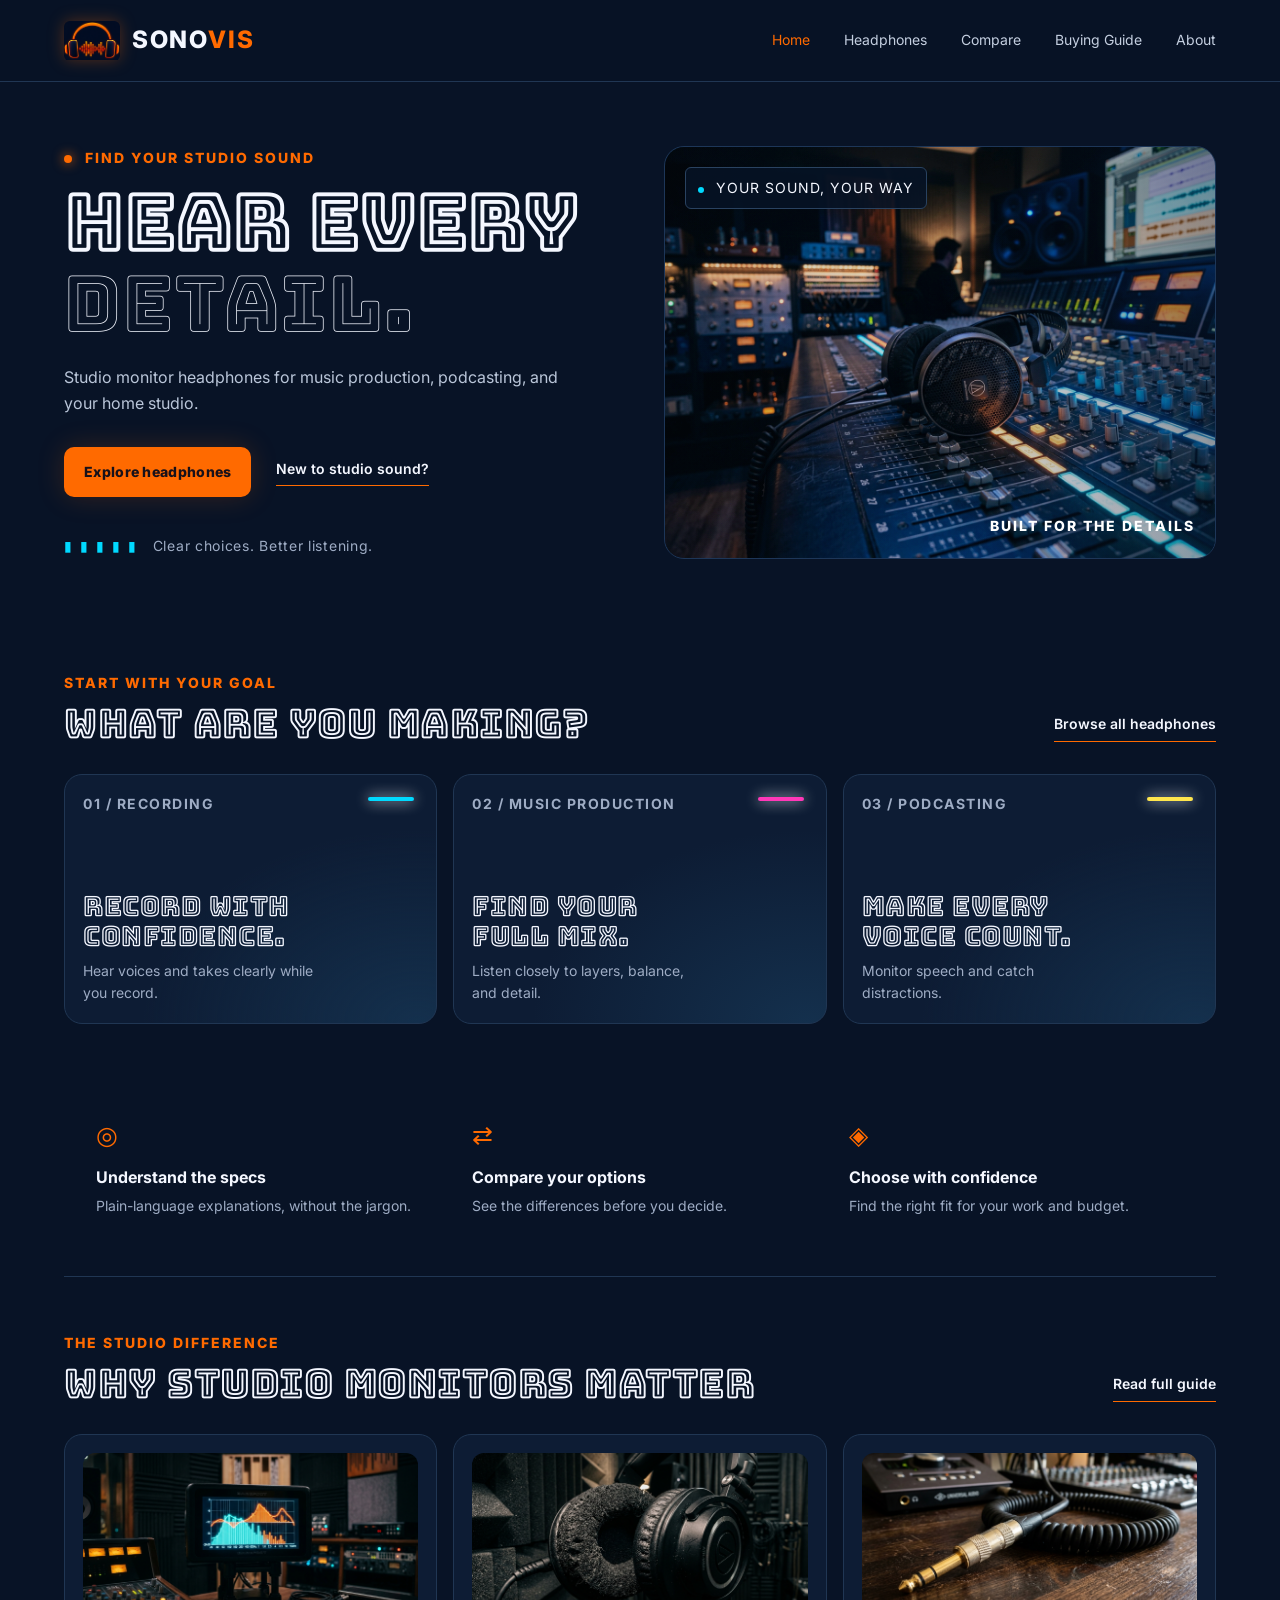
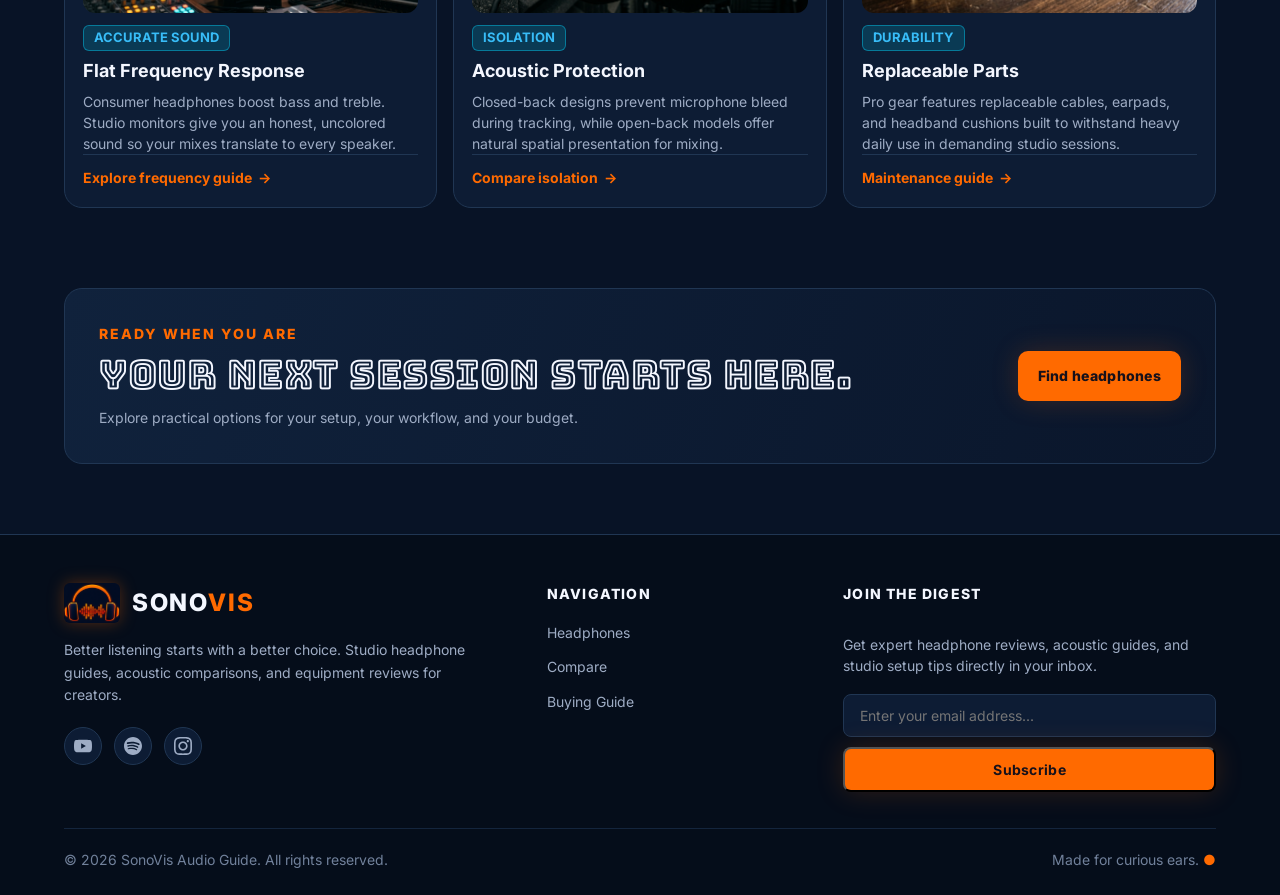
<file: index.html>
<!DOCTYPE html>
<html lang="en">
<head>
  <meta charset="UTF-8"><meta name="viewport" content="width=device-width, initial-scale=1.0">
  <meta name="description" content="Find studio monitor headphones for music production, recording, and podcasting.">
  <title>SonoVis — Hear Every Detail</title><link rel="icon" type="image/svg+xml" href="logo.svg"><link rel="stylesheet" href="styles.css">
  <link rel="preconnect" href="https://fonts.googleapis.com"><link rel="preconnect" href="https://fonts.gstatic.com" crossorigin>
  <link href="https://fonts.googleapis.com/css2?family=Bungee+Outline&family=Inter:wght@400;500;600;700;800&display=swap" rel="stylesheet">
  <script defer src="script.js"></script>
</head>
<body>
<header class="site-header"><a class="brand" href="index.html" aria-label="SonoVis home"><img class="brand-logo" src="logo.png" alt="SonoVis Logo"><span>SONO<span class="orange">VIS</span></span></a>
<button class="menu-toggle" aria-label="Open menu" aria-expanded="false">☰</button>
<nav class="main-nav"><a class="active" href="index.html">Home</a><a href="headphones.html">Headphones</a><a href="compare.html">Compare</a><a href="guides.html">Buying Guide</a><a href="about.html">About</a></nav>
</header>
<main>
<section class="hero"><div class="hero-copy"><p class="eyebrow"><span class="pulse"></span> FIND YOUR STUDIO SOUND</p><h1>HEAR EVERY<br><span class="outline">DETAIL.</span></h1><p class="hero-text">Studio monitor headphones for music production, podcasting, and your home studio.</p><div class="hero-actions"><a class="button button-primary" href="headphones.html">Explore headphones</a><a class="text-link" href="guides.html">New to studio sound?</a></div><div class="hero-note"><span class="tiny-bars">▮ ▮ ▮ ▮ ▮</span> Clear choices. Better listening.</div></div>
<div class="hero-visual"><img src="hero_headphones.jpg" alt="Premium over-ear headphones"><div class="visual-tag"><span class="tag-dot"></span> YOUR SOUND, YOUR WAY</div><div class="visual-caption">BUILT FOR THE DETAILS</div></div></section>
<section class="section"><div class="section-heading"><div><p class="eyebrow">START WITH YOUR GOAL</p><h2>What are you making?</h2></div><a class="text-link" href="headphones.html">Browse all headphones</a></div>
<div class="purpose-grid"><a class="purpose-card card-blue" href="headphones.html?use=recording"><span class="card-number">01 / RECORDING</span><div><h3>Record with<br>confidence.</h3><p>Hear voices and takes clearly while you record.</p></div><span class="accent-line"></span></a>
<a class="purpose-card card-pink" href="headphones.html?use=mixing"><span class="card-number">02 / MUSIC PRODUCTION</span><div><h3>Find your<br>full mix.</h3><p>Listen closely to layers, balance, and detail.</p></div><span class="accent-line"></span></a>
<a class="purpose-card card-yellow" href="headphones.html?use=podcasting"><span class="card-number">03 / PODCASTING</span><div><h3>Make every<br>voice count.</h3><p>Monitor speech and catch distractions.</p></div><span class="accent-line"></span></a></div></section>
<section class="feature-strip"><div><span class="feature-icon">◎</span><h3>Understand the specs</h3><p>Plain-language explanations, without the jargon.</p></div><div><span class="feature-icon">⇄</span><h3>Compare your options</h3><p>See the differences before you decide.</p></div><div><span class="feature-icon">◈</span><h3>Choose with confidence</h3><p>Find the right fit for your work and budget.</p></div></section>
<section class="section">
  <div class="section-heading">
    <div>
      <p class="eyebrow">THE STUDIO DIFFERENCE</p>
      <h2>Why studio monitors matter</h2>
    </div>
    <a class="text-link" href="guides.html">Read full guide</a>
  </div>
  <div class="grid-3">
    <div class="info-card">
      <img class="info-card-image" src="feature_sound.jpg" alt="Flat Frequency Response Graph">
      <span class="badge-tag">ACCURATE SOUND</span>
      <h3>Flat Frequency Response</h3>
      <p>Consumer headphones boost bass and treble. Studio monitors give you an honest, uncolored sound so your mixes translate to every speaker.</p>
      <div class="card-links">
        <a class="card-link" href="guides.html">Explore frequency guide <span class="card-link-arrow">→</span></a>
      </div>
    </div>
    <div class="info-card">
      <img class="info-card-image" src="feature_isolation.jpg" alt="Acoustic Isolation Padding">
      <span class="badge-tag">ISOLATION</span>
      <h3>Acoustic Protection</h3>
      <p>Closed-back designs prevent microphone bleed during tracking, while open-back models offer natural spatial presentation for mixing.</p>
      <div class="card-links">
        <a class="card-link" href="compare.html">Compare isolation <span class="card-link-arrow">→</span></a>
      </div>
    </div>
    <div class="info-card">
      <img class="info-card-image" src="feature_durability.jpg" alt="Replaceable Cables and Adapters">
      <span class="badge-tag">DURABILITY</span>
      <h3>Replaceable Parts</h3>
      <p>Pro gear features replaceable cables, earpads, and headband cushions built to withstand heavy daily use in demanding studio sessions.</p>
      <div class="card-links">
        <a class="card-link" href="guides.html">Maintenance guide <span class="card-link-arrow">→</span></a>
      </div>
    </div>
  </div>
</section>
<section class="cta-band"><div><p class="eyebrow">READY WHEN YOU ARE</p><h2>Your next session starts here.</h2><p>Explore practical options for your setup, your workflow, and your budget.</p></div><a class="button button-primary" href="headphones.html">Find headphones</a></section>
</main>
<footer class="site-footer">
  <div class="footer-container">
    <div class="footer-main">
      <div class="footer-brand-col">
        <a class="brand" href="index.html" aria-label="SonoVis home">
          <img class="brand-logo" src="logo.png" alt="SonoVis Logo">
          <span>SONO<span class="orange">VIS</span></span>
        </a>
        <p class="footer-desc">Better listening starts with a better choice. Studio headphone guides, acoustic comparisons, and equipment reviews for creators.</p>
        <div class="footer-socials">
          <a href="#" aria-label="YouTube" class="social-icon"><svg width="18" height="18" viewBox="0 0 24 24" fill="currentColor"><path d="M23.498 6.186a3.016 3.016 0 0 0-2.122-2.136C19.505 3.545 12 3.545 12 3.545s-7.505 0-9.377.505A3.017 3.017 0 0 0 .502 6.186C0 8.07 0 12 0 12s0 3.93.502 5.814a3.016 3.016 0 0 0 2.122 2.136c1.871.505 9.376.505 9.376.505s7.505 0 9.377-.505a3.015 3.015 0 0 0 2.122-2.136C24 15.93 24 12 24 12s0-3.93-.502-5.814zM9.545 15.568V8.432L15.818 12l-6.273 3.568z"/></svg></a>
          <a href="#" aria-label="Spotify" class="social-icon"><svg width="18" height="18" viewBox="0 0 24 24" fill="currentColor"><path d="M12 0C5.376 0 0 5.376 0 12s5.376 12 12 12 12-5.376 12-12S18.624 0 12 0zm5.521 17.341c-.217.357-.682.467-1.039.25-2.848-1.74-6.433-2.135-10.658-1.169-.405.093-.811-.161-.904-.566-.093-.406.161-.812.566-.905 4.629-1.058 8.586-.607 11.785 1.352.357.217.467.683.25 1.038zm1.472-3.273c-.273.444-.856.587-1.3.314-3.258-2.003-8.225-2.585-12.08-1.414-.497.151-1.026-.135-1.177-.632-.151-.497.135-1.026.632-1.177 4.41-1.339 9.897-.69 13.611 1.595.444.273.587.856.314 1.3zm.145-3.415C15.244 8.44 8.847 8.228 5.15 9.351c-.604.184-1.244-.163-1.428-.767-.184-.604.163-1.244.767-1.428 4.248-1.29 11.308-1.039 15.8 1.628.543.323.722 1.025.399 1.568-.323.543-1.025.722-1.568.399z"/></svg></a>
          <a href="#" aria-label="Instagram" class="social-icon"><svg width="18" height="18" viewBox="0 0 24 24" fill="currentColor"><path d="M12 2.163c3.204 0 3.584.012 4.85.07 3.252.148 4.771 1.691 4.919 4.919.058 1.265.069 1.645.069 4.849 0 3.205-.012 3.584-.069 4.849-.149 3.225-1.664 4.771-4.919 4.919-1.266.058-1.644.07-4.85.07-3.204 0-3.584-.012-4.849-.07-3.26-.149-4.771-1.699-4.919-4.92-.058-1.265-.07-1.644-.07-4.849 0-3.204.013-3.583.07-4.849.149-3.227 1.664-4.771 4.919-4.919 1.266-.057 1.645-.069 4.849-.069zm0-2.163c-3.259 0-3.667.014-4.947.072-4.358.2-6.78 2.618-6.98 6.98-.059 1.281-.073 1.689-.073 4.948 0 3.259.014 3.668.072 4.948.2 4.358 2.618 6.78 6.98 6.98 1.281.058 1.689.072 4.948.072 3.259 0 3.668-.014 4.948-.072 4.354-.2 6.782-2.618 6.979-6.98.059-1.28.073-1.689.073-4.948 0-3.259-.014-3.667-.072-4.947-.196-4.354-2.617-6.78-6.979-6.98-1.281-.059-1.69-.073-4.949-.073zm0 5.838c-3.403 0-6.162 2.759-6.162 6.162s2.759 6.163 6.162 6.163 6.162-2.759 6.162-6.163c0-3.403-2.759-6.162-6.162-6.162zm0 10.162c-2.209 0-4-1.79-4-4 0-2.209 1.791-4 4-4s4 1.791 4 4c0 2.21-1.791 4-4 4zm6.406-11.845c-.796 0-1.441.645-1.441 1.44s.645 1.44 1.441 1.44c.795 0 1.439-.645 1.439-1.44s-.644-1.44-1.439-1.44z"/></svg></a>
        </div>
      </div>

      <div class="footer-nav-col">
        <span class="footer-col-title">NAVIGATION</span>
        <nav>
          <a href="headphones.html">Headphones</a>
          <a href="compare.html">Compare</a>
          <a href="guides.html">Buying Guide</a>
        </nav>
      </div>

      <div class="footer-newsletter-col">
        <span class="footer-col-title">JOIN THE DIGEST</span>
        <p class="newsletter-sub">Get expert headphone reviews, acoustic guides, and studio setup tips directly in your inbox.</p>
        <form class="newsletter-form" onsubmit="event.preventDefault(); this.querySelector('.newsletter-btn').textContent='Subscribed ✓'; this.querySelector('input').value='';">
          <input type="email" placeholder="Enter your email address..." required aria-label="Email address for newsletter">
          <button type="submit" class="button button-primary newsletter-btn">Subscribe</button>
        </form>
      </div>
    </div>

    <div class="footer-bottom">
      <span>© <span data-year></span> SonoVis Audio Guide. All rights reserved.</span>
      <span>Made for curious ears. <span class="orange">●</span></span>
    </div>
  </div>
</footer>
</body></html>
</file>
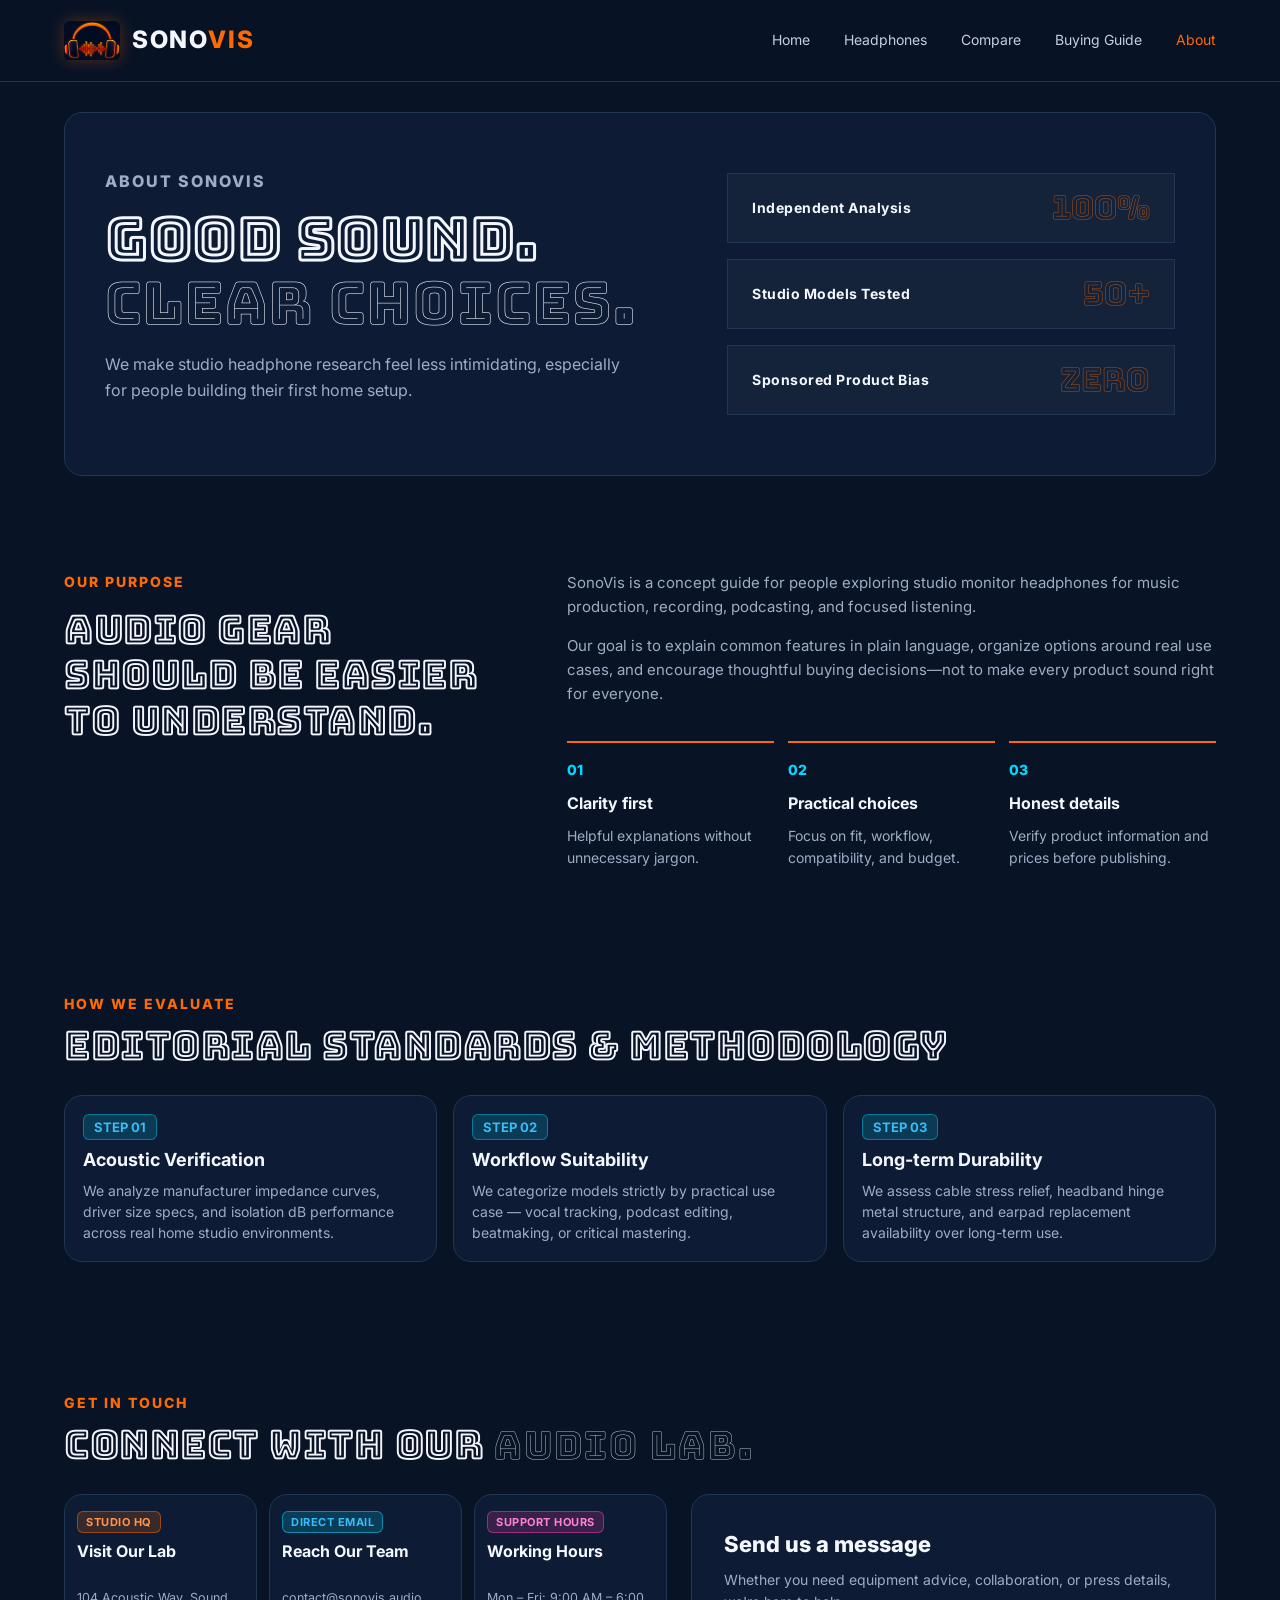
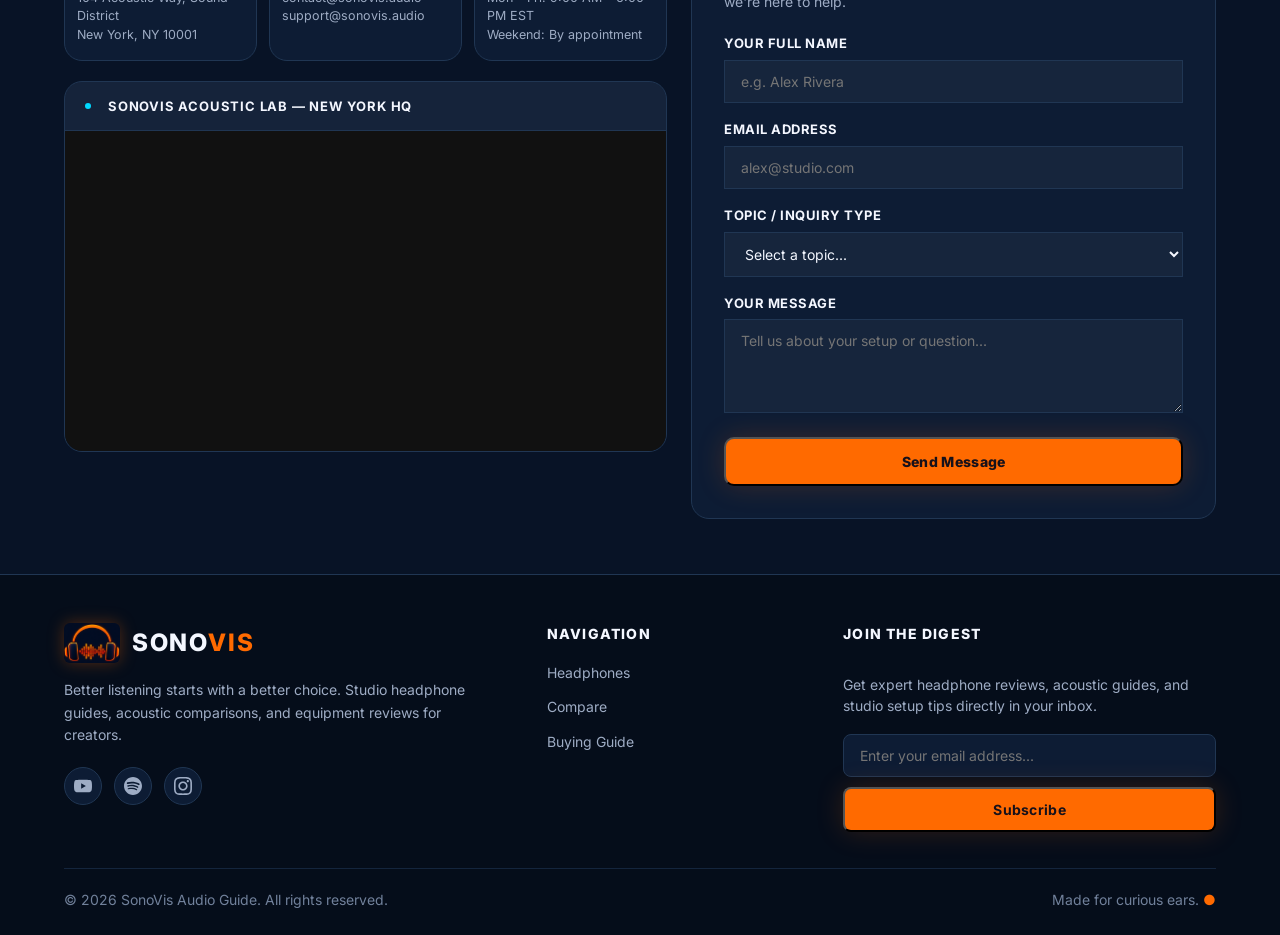
<file: about.html>
<!DOCTYPE html><html lang="en"><head><meta charset="UTF-8"><meta name="viewport" content="width=device-width, initial-scale=1.0"><title>About — SonoVis</title><link rel="icon" type="image/svg+xml" href="logo.svg"><link rel="stylesheet" href="styles.css"><link href="https://fonts.googleapis.com/css2?family=Bungee+Outline&family=Inter:wght@400;500;600;700;800&display=swap" rel="stylesheet"><script defer src="script.js"></script></head><body>
<header class="site-header"><a class="brand" href="index.html" aria-label="SonoVis home"><img class="brand-logo" src="logo.png" alt="SonoVis Logo"><span>SONO<span class="orange">VIS</span></span></a><button class="menu-toggle" aria-label="Open menu" aria-expanded="false">☰</button><nav class="main-nav"><a href="index.html">Home</a><a href="headphones.html">Headphones</a><a href="compare.html">Compare</a><a href="guides.html">Buying Guide</a><a class="active" href="about.html">About</a></nav></header>
<main><section class="page-hero about-hero-card"><div class="hero-copy"><p class="eyebrow">ABOUT SONOVIS</p><h1>GOOD SOUND.<br><span class="outline">CLEAR CHOICES.</span></h1><p>We make studio headphone research feel less intimidating, especially for people building their first home setup.</p></div><div class="about-hero-stats"><div class="stat-pill"><span class="stat-label">Independent Analysis</span><span class="stat-number">100%</span></div><div class="stat-pill"><span class="stat-label">Studio Models Tested</span><span class="stat-number">50+</span></div><div class="stat-pill"><span class="stat-label">Sponsored Product Bias</span><span class="stat-number">ZERO</span></div></div></section><section class="section about-layout"><div><p class="eyebrow">OUR PURPOSE</p><h2>Audio gear should be easier to understand.</h2></div><div class="about-copy"><p>SonoVis is a concept guide for people exploring studio monitor headphones for music production, recording, podcasting, and focused listening.</p><p>Our goal is to explain common features in plain language, organize options around real use cases, and encourage thoughtful buying decisions—not to make every product sound right for everyone.</p><div class="values-grid"><div><span>01</span><h3>Clarity first</h3><p>Helpful explanations without unnecessary jargon.</p></div><div><span>02</span><h3>Practical choices</h3><p>Focus on fit, workflow, compatibility, and budget.</p></div><div><span>03</span><h3>Honest details</h3><p>Verify product information and prices before publishing.</p></div></div></div></section>

<section class="section">
  <div class="section-heading">
    <div>
      <p class="eyebrow">HOW WE EVALUATE</p>
      <h2>Editorial standards & methodology</h2>
    </div>
  </div>
  <div class="grid-3">
    <div class="info-card">
      <span class="badge-tag">STEP 01</span>
      <h3>Acoustic Verification</h3>
      <p>We analyze manufacturer impedance curves, driver size specs, and isolation dB performance across real home studio environments.</p>
    </div>
    <div class="info-card">
      <span class="badge-tag">STEP 02</span>
      <h3>Workflow Suitability</h3>
      <p>We categorize models strictly by practical use case — vocal tracking, podcast editing, beatmaking, or critical mastering.</p>
    </div>
    <div class="info-card">
      <span class="badge-tag">STEP 03</span>
      <h3>Long-term Durability</h3>
      <p>We assess cable stress relief, headband hinge metal structure, and earpad replacement availability over long-term use.</p>
    </div>
  </div>
</section>

<section class="section contact-section">
  <div class="section-heading">
    <div>
      <p class="eyebrow">GET IN TOUCH</p>
      <h2>CONNECT WITH OUR <span class="outline">AUDIO LAB.</span></h2>
    </div>
  </div>

  <div class="contact-layout">
    <div class="contact-info-col">
      <div class="contact-info-cards">
        <div class="info-card">
          <span class="badge-tag badge-orange">STUDIO HQ</span>
          <h3>Visit Our Lab</h3>
          <p>104 Acoustic Way, Sound District<br>New York, NY 10001</p>
        </div>
        <div class="info-card">
          <span class="badge-tag badge-cyan">DIRECT EMAIL</span>
          <h3>Reach Our Team</h3>
          <p><a href="mailto:contact@sonovis.audio" class="contact-email-link">contact@sonovis.audio</a><br><a href="mailto:support@sonovis.audio" class="contact-email-link">support@sonovis.audio</a></p>
        </div>
        <div class="info-card">
          <span class="badge-tag badge-pink">SUPPORT HOURS</span>
          <h3>Working Hours</h3>
          <p>Mon – Fri: 9:00 AM – 6:00 PM EST<br>Weekend: By appointment</p>
        </div>
      </div>

      <div class="contact-map-card">
        <div class="map-header">
          <span class="tag-dot"></span> <span>SONOVIS ACOUSTIC LAB — NEW YORK HQ</span>
        </div>
        <div class="map-iframe-container">
          <iframe 
            title="SonoVis HQ Location Map" 
            src="https://www.google.com/maps/embed?pb=!1m18!1m12!1m3!1d3022.2157071649987!2d-73.98784412342!3d40.75101607138766!2m3!1f0!2f0!3f0!3m2!1i1024!2i768!4f13.1!3m3!1m2!1s0x89c259a9b3117469%3A0xd134e199a405a163!2sEmpire%20State%20Building!5e0!2m3!1sen!2sus!4v1700000000000!5m2!1sen!2sus" 
            width="100%" 
            height="320" 
            style="border:0; filter: grayscale(100%) invert(90%) contrast(120%);" 
            allowfullscreen="" 
            loading="lazy" 
            referrerpolicy="no-referrer-when-downgrade">
          </iframe>
        </div>
      </div>
    </div>

    <div class="contact-form-card">
      <div class="form-header">
        <h3>Send us a message</h3>
        <p class="muted">Whether you need equipment advice, collaboration, or press details, we're here to help.</p>
      </div>
      <form class="contact-form" onsubmit="event.preventDefault(); this.querySelector('.contact-submit-btn').textContent='Message Sent ✓'; this.reset();">
        <div class="form-group">
          <label for="contact-name">Your Full Name</label>
          <input type="text" id="contact-name" class="form-input" placeholder="e.g. Alex Rivera" required>
        </div>
        <div class="form-group">
          <label for="contact-email">Email Address</label>
          <input type="email" id="contact-email" class="form-input" placeholder="alex@studio.com" required>
        </div>
        <div class="form-group">
          <label for="contact-topic">Topic / Inquiry Type</label>
          <select id="contact-topic" class="form-select" required>
            <option value="">Select a topic...</option>
            <option value="headphone-advice">Headphone Recommendation</option>
            <option value="studio-setup">Home Studio Setup Inquiry</option>
            <option value="editorial">Editorial & Review Request</option>
            <option value="general">General Inquiry</option>
          </select>
        </div>
        <div class="form-group">
          <label for="contact-message">Your Message</label>
          <textarea id="contact-message" class="form-textarea" rows="4" placeholder="Tell us about your setup or question..." required></textarea>
        </div>
        <button type="submit" class="button button-primary contact-submit-btn">Send Message</button>
      </form>
    </div>
  </div>
</section></main>
<footer class="site-footer">
  <div class="footer-container">
    <div class="footer-main">
      <div class="footer-brand-col">
        <a class="brand" href="index.html" aria-label="SonoVis home">
          <img class="brand-logo" src="logo.png" alt="SonoVis Logo">
          <span>SONO<span class="orange">VIS</span></span>
        </a>
        <p class="footer-desc">Better listening starts with a better choice. Studio headphone guides, acoustic comparisons, and equipment reviews for creators.</p>
        <div class="footer-socials">
          <a href="#" aria-label="YouTube" class="social-icon"><svg width="18" height="18" viewBox="0 0 24 24" fill="currentColor"><path d="M23.498 6.186a3.016 3.016 0 0 0-2.122-2.136C19.505 3.545 12 3.545 12 3.545s-7.505 0-9.377.505A3.017 3.017 0 0 0 .502 6.186C0 8.07 0 12 0 12s0 3.93.502 5.814a3.016 3.016 0 0 0 2.122 2.136c1.871.505 9.376.505 9.376.505s7.505 0 9.377-.505a3.015 3.015 0 0 0 2.122-2.136C24 15.93 24 12 24 12s0-3.93-.502-5.814zM9.545 15.568V8.432L15.818 12l-6.273 3.568z"/></svg></a>
          <a href="#" aria-label="Spotify" class="social-icon"><svg width="18" height="18" viewBox="0 0 24 24" fill="currentColor"><path d="M12 0C5.376 0 0 5.376 0 12s5.376 12 12 12 12-5.376 12-12S18.624 0 12 0zm5.521 17.341c-.217.357-.682.467-1.039.25-2.848-1.74-6.433-2.135-10.658-1.169-.405.093-.811-.161-.904-.566-.093-.406.161-.812.566-.905 4.629-1.058 8.586-.607 11.785 1.352.357.217.467.683.25 1.038zm1.472-3.273c-.273.444-.856.587-1.3.314-3.258-2.003-8.225-2.585-12.08-1.414-.497.151-1.026-.135-1.177-.632-.151-.497.135-1.026.632-1.177 4.41-1.339 9.897-.69 13.611 1.595.444.273.587.856.314 1.3zm.145-3.415C15.244 8.44 8.847 8.228 5.15 9.351c-.604.184-1.244-.163-1.428-.767-.184-.604.163-1.244.767-1.428 4.248-1.29 11.308-1.039 15.8 1.628.543.323.722 1.025.399 1.568-.323.543-1.025.722-1.568.399z"/></svg></a>
          <a href="#" aria-label="Instagram" class="social-icon"><svg width="18" height="18" viewBox="0 0 24 24" fill="currentColor"><path d="M12 2.163c3.204 0 3.584.012 4.85.07 3.252.148 4.771 1.691 4.919 4.919.058 1.265.069 1.645.069 4.849 0 3.205-.012 3.584-.069 4.849-.149 3.225-1.664 4.771-4.919 4.919-1.266.058-1.644.07-4.85.07-3.204 0-3.584-.012-4.849-.07-3.26-.149-4.771-1.699-4.919-4.92-.058-1.265-.07-1.644-.07-4.849 0-3.204.013-3.583.07-4.849.149-3.227 1.664-4.771 4.919-4.919 1.266-.057 1.645-.069 4.849-.069zm0-2.163c-3.259 0-3.667.014-4.947.072-4.358.2-6.78 2.618-6.98 6.98-.059 1.281-.073 1.689-.073 4.948 0 3.259.014 3.668.072 4.948.2 4.358 2.618 6.78 6.98 6.98 1.281.058 1.689.072 4.948.072 3.259 0 3.668-.014 4.948-.072 4.354-.2 6.782-2.618 6.979-6.98.059-1.28.073-1.689.073-4.948 0-3.259-.014-3.667-.072-4.947-.196-4.354-2.617-6.78-6.979-6.98-1.281-.059-1.69-.073-4.949-.073zm0 5.838c-3.403 0-6.162 2.759-6.162 6.162s2.759 6.163 6.162 6.163 6.162-2.759 6.162-6.163c0-3.403-2.759-6.162-6.162-6.162zm0 10.162c-2.209 0-4-1.79-4-4 0-2.209 1.791-4 4-4s4 1.791 4 4c0 2.21-1.791 4-4 4zm6.406-11.845c-.796 0-1.441.645-1.441 1.44s.645 1.44 1.441 1.44c.795 0 1.439-.645 1.439-1.44s-.644-1.44-1.439-1.44z"/></svg></a>
        </div>
      </div>

      <div class="footer-nav-col">
        <span class="footer-col-title">NAVIGATION</span>
        <nav>
          <a href="headphones.html">Headphones</a>
          <a href="compare.html">Compare</a>
          <a href="guides.html">Buying Guide</a>
        </nav>
      </div>

      <div class="footer-newsletter-col">
        <span class="footer-col-title">JOIN THE DIGEST</span>
        <p class="newsletter-sub">Get expert headphone reviews, acoustic guides, and studio setup tips directly in your inbox.</p>
        <form class="newsletter-form" onsubmit="event.preventDefault(); this.querySelector('.newsletter-btn').textContent='Subscribed ✓'; this.querySelector('input').value='';">
          <input type="email" placeholder="Enter your email address..." required aria-label="Email address for newsletter">
          <button type="submit" class="button button-primary newsletter-btn">Subscribe</button>
        </form>
      </div>
    </div>

    <div class="footer-bottom">
      <span>© <span data-year></span> SonoVis Audio Guide. All rights reserved.</span>
      <span>Made for curious ears. <span class="orange">●</span></span>
    </div>
  </div>
</footer></body></html>
</file>
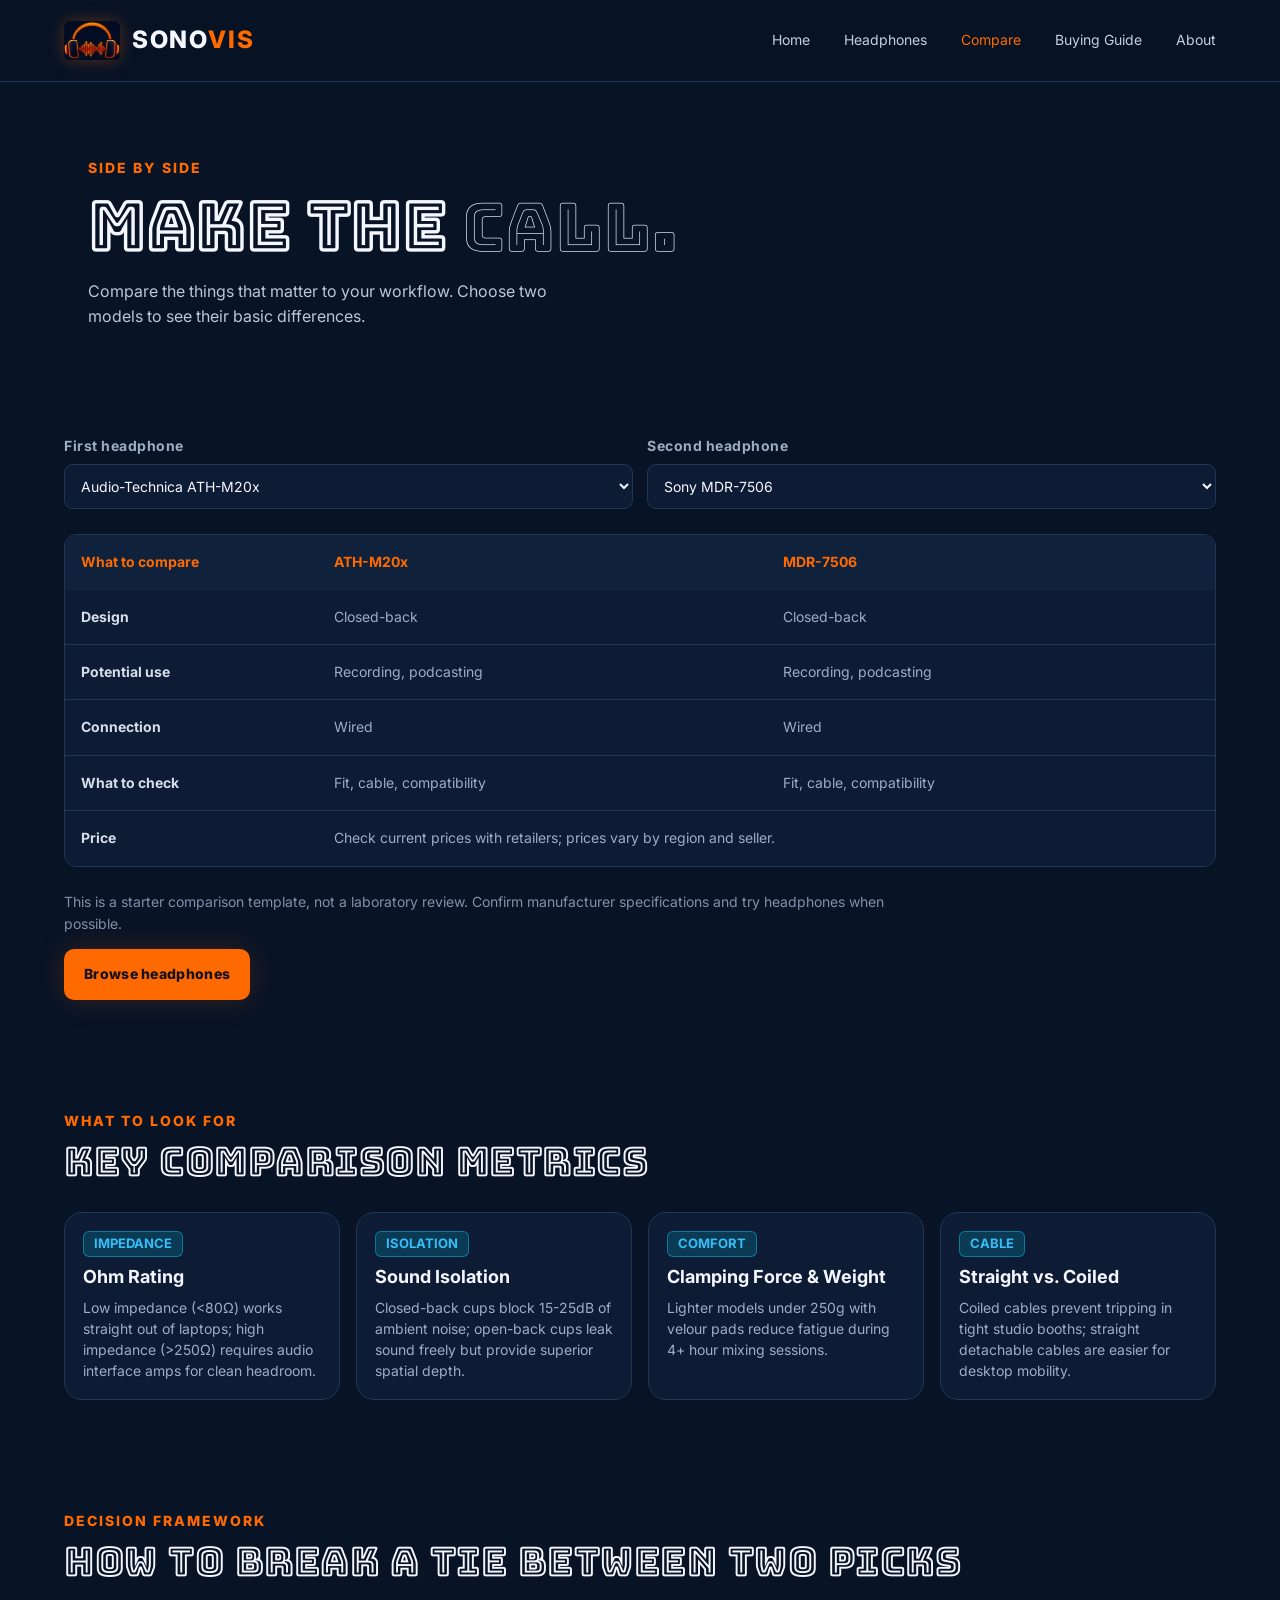
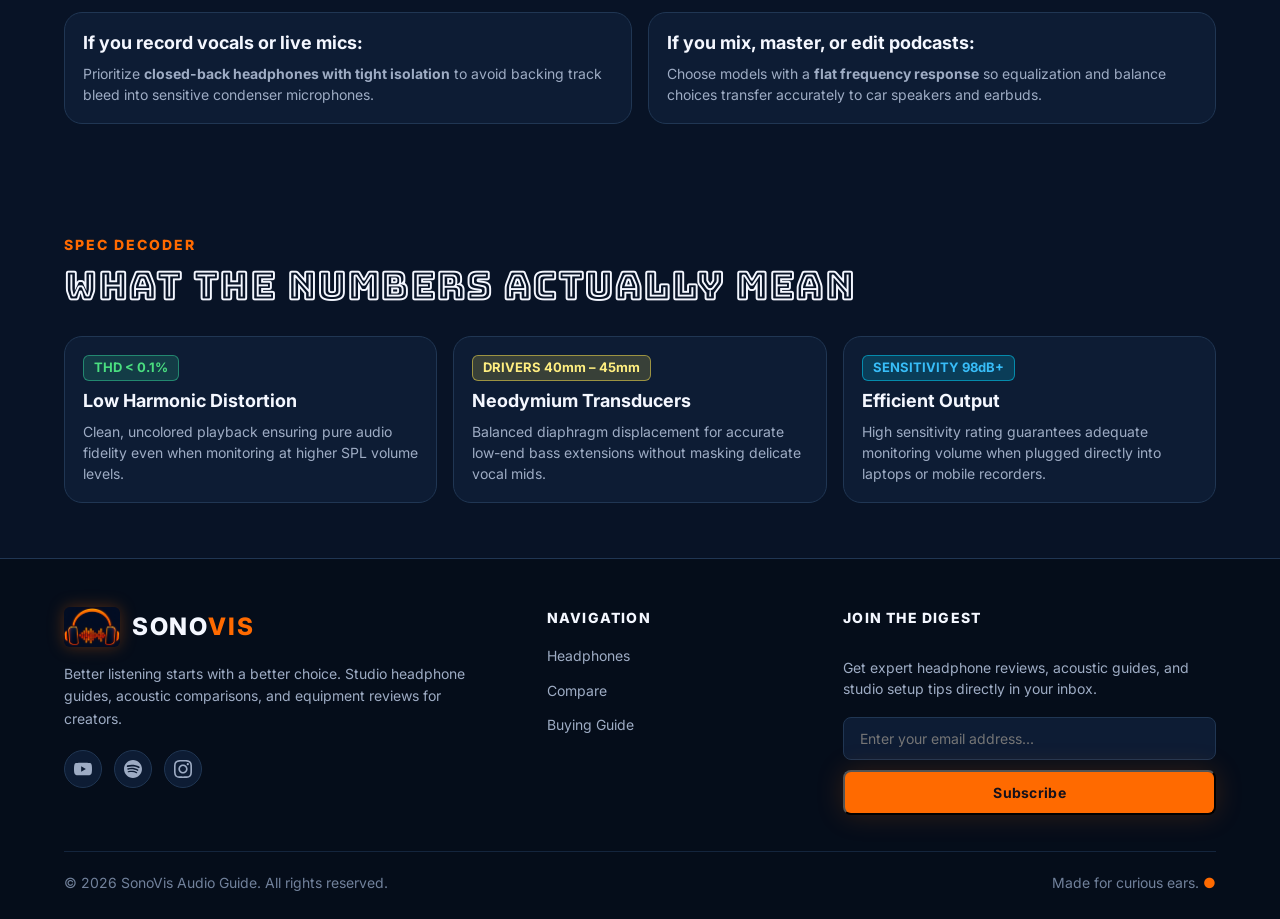
<file: compare.html>
<!DOCTYPE html><html lang="en"><head><meta charset="UTF-8"><meta name="viewport" content="width=device-width, initial-scale=1.0"><title>Compare Headphones — SonoVis</title><link rel="icon" type="image/svg+xml" href="logo.svg"><link rel="stylesheet" href="styles.css"><link href="https://fonts.googleapis.com/css2?family=Bungee+Outline&family=Inter:wght@400;500;600;700;800&display=swap" rel="stylesheet"><script defer src="script.js"></script></head><body>
<header class="site-header"><a class="brand" href="index.html" aria-label="SonoVis home"><img class="brand-logo" src="logo.png" alt="SonoVis Logo"><span>SONO<span class="orange">VIS</span></span></a><button class="menu-toggle" aria-label="Open menu" aria-expanded="false">☰</button><nav class="main-nav"><a href="index.html">Home</a><a href="headphones.html">Headphones</a><a class="active" href="compare.html">Compare</a><a href="guides.html">Buying Guide</a><a href="about.html">About</a></nav></header>
<main><section class="page-hero"><p class="eyebrow">SIDE BY SIDE</p><h1>MAKE THE <span class="outline">CALL.</span></h1><p>Compare the things that matter to your workflow. Choose two models to see their basic differences.</p></section><section class="section"><div class="compare-controls"><label>First headphone<select id="compare-a"><option value="m20x">Audio-Technica ATH-M20x</option><option value="sony7506">Sony MDR-7506</option><option value="dt770">Beyerdynamic DT 770 PRO</option><option value="m50x">Audio-Technica ATH-M50x</option><option value="hd560s">Sennheiser HD 560S</option><option value="k371">AKG K371</option></select></label><label>Second headphone<select id="compare-b"><option value="sony7506">Sony MDR-7506</option><option value="m20x">Audio-Technica ATH-M20x</option><option value="dt770">Beyerdynamic DT 770 PRO</option><option value="m50x">Audio-Technica ATH-M50x</option><option value="hd560s">Sennheiser HD 560S</option><option value="k371">AKG K371</option></select></label></div><div class="table-wrap"><table class="compare-table"><thead><tr><th>What to compare</th><th id="compare-name-a">ATH-M20x</th><th id="compare-name-b">MDR-7506</th></tr></thead><tbody><tr><th>Design</th><td id="compare-type-a">Closed-back</td><td id="compare-type-b">Closed-back</td></tr><tr><th>Potential use</th><td id="compare-use-a">Recording, podcasting</td><td id="compare-use-b">Recording, podcasting</td></tr><tr><th>Connection</th><td>Wired</td><td>Wired</td></tr><tr><th>What to check</th><td>Fit, cable, compatibility</td><td>Fit, cable, compatibility</td></tr><tr><th>Price</th><td colspan="2">Check current prices with retailers; prices vary by region and seller.</td></tr></tbody></table></div><p class="disclaimer">This is a starter comparison template, not a laboratory review. Confirm manufacturer specifications and try headphones when possible.</p><a class="button button-primary" href="headphones.html">Browse headphones</a></section>

<section class="section">
  <div class="section-heading">
    <div>
      <p class="eyebrow">WHAT TO LOOK FOR</p>
      <h2>Key comparison metrics</h2>
    </div>
  </div>
  <div class="grid-4">
    <div class="info-card">
      <span class="badge-tag">IMPEDANCE</span>
      <h3>Ohm Rating</h3>
      <p>Low impedance (&lt;80Ω) works straight out of laptops; high impedance (&gt;250Ω) requires audio interface amps for clean headroom.</p>
    </div>
    <div class="info-card">
      <span class="badge-tag">ISOLATION</span>
      <h3>Sound Isolation</h3>
      <p>Closed-back cups block 15-25dB of ambient noise; open-back cups leak sound freely but provide superior spatial depth.</p>
    </div>
    <div class="info-card">
      <span class="badge-tag">COMFORT</span>
      <h3>Clamping Force & Weight</h3>
      <p>Lighter models under 250g with velour pads reduce fatigue during 4+ hour mixing sessions.</p>
    </div>
    <div class="info-card">
      <span class="badge-tag">CABLE</span>
      <h3>Straight vs. Coiled</h3>
      <p>Coiled cables prevent tripping in tight studio booths; straight detachable cables are easier for desktop mobility.</p>
    </div>
  </div>
</section>

<section class="section">
  <div class="section-heading">
    <div>
      <p class="eyebrow">DECISION FRAMEWORK</p>
      <h2>How to break a tie between two picks</h2>
    </div>
  </div>
  <div class="grid-2">
    <div class="info-card">
      <h3>If you record vocals or live mics:</h3>
      <p>Prioritize <strong>closed-back headphones with tight isolation</strong> to avoid backing track bleed into sensitive condenser microphones.</p>
    </div>
    <div class="info-card">
      <h3>If you mix, master, or edit podcasts:</h3>
      <p>Choose models with a <strong>flat frequency response</strong> so equalization and balance choices transfer accurately to car speakers and earbuds.</p>
    </div>
  </div>
</section>

<section class="section">
  <div class="section-heading">
    <div>
      <p class="eyebrow">SPEC DECODER</p>
      <h2>What the numbers actually mean</h2>
    </div>
  </div>
  <div class="grid-3">
    <div class="info-card">
      <span class="badge-tag badge-green">THD &lt; 0.1%</span>
      <h3>Low Harmonic Distortion</h3>
      <p>Clean, uncolored playback ensuring pure audio fidelity even when monitoring at higher SPL volume levels.</p>
    </div>
    <div class="info-card">
      <span class="badge-tag badge-yellow">DRIVERS 40mm – 45mm</span>
      <h3>Neodymium Transducers</h3>
      <p>Balanced diaphragm displacement for accurate low-end bass extensions without masking delicate vocal mids.</p>
    </div>
    <div class="info-card">
      <span class="badge-tag badge-blue">SENSITIVITY 98dB+</span>
      <h3>Efficient Output</h3>
      <p>High sensitivity rating guarantees adequate monitoring volume when plugged directly into laptops or mobile recorders.</p>
    </div>
  </div>
</section>
</main>
<footer class="site-footer">
  <div class="footer-container">
    <div class="footer-main">
      <div class="footer-brand-col">
        <a class="brand" href="index.html" aria-label="SonoVis home">
          <img class="brand-logo" src="logo.png" alt="SonoVis Logo">
          <span>SONO<span class="orange">VIS</span></span>
        </a>
        <p class="footer-desc">Better listening starts with a better choice. Studio headphone guides, acoustic comparisons, and equipment reviews for creators.</p>
        <div class="footer-socials">
          <a href="#" aria-label="YouTube" class="social-icon"><svg width="18" height="18" viewBox="0 0 24 24" fill="currentColor"><path d="M23.498 6.186a3.016 3.016 0 0 0-2.122-2.136C19.505 3.545 12 3.545 12 3.545s-7.505 0-9.377.505A3.017 3.017 0 0 0 .502 6.186C0 8.07 0 12 0 12s0 3.93.502 5.814a3.016 3.016 0 0 0 2.122 2.136c1.871.505 9.376.505 9.376.505s7.505 0 9.377-.505a3.015 3.015 0 0 0 2.122-2.136C24 15.93 24 12 24 12s0-3.93-.502-5.814zM9.545 15.568V8.432L15.818 12l-6.273 3.568z"/></svg></a>
          <a href="#" aria-label="Spotify" class="social-icon"><svg width="18" height="18" viewBox="0 0 24 24" fill="currentColor"><path d="M12 0C5.376 0 0 5.376 0 12s5.376 12 12 12 12-5.376 12-12S18.624 0 12 0zm5.521 17.341c-.217.357-.682.467-1.039.25-2.848-1.74-6.433-2.135-10.658-1.169-.405.093-.811-.161-.904-.566-.093-.406.161-.812.566-.905 4.629-1.058 8.586-.607 11.785 1.352.357.217.467.683.25 1.038zm1.472-3.273c-.273.444-.856.587-1.3.314-3.258-2.003-8.225-2.585-12.08-1.414-.497.151-1.026-.135-1.177-.632-.151-.497.135-1.026.632-1.177 4.41-1.339 9.897-.69 13.611 1.595.444.273.587.856.314 1.3zm.145-3.415C15.244 8.44 8.847 8.228 5.15 9.351c-.604.184-1.244-.163-1.428-.767-.184-.604.163-1.244.767-1.428 4.248-1.29 11.308-1.039 15.8 1.628.543.323.722 1.025.399 1.568-.323.543-1.025.722-1.568.399z"/></svg></a>
          <a href="#" aria-label="Instagram" class="social-icon"><svg width="18" height="18" viewBox="0 0 24 24" fill="currentColor"><path d="M12 2.163c3.204 0 3.584.012 4.85.07 3.252.148 4.771 1.691 4.919 4.919.058 1.265.069 1.645.069 4.849 0 3.205-.012 3.584-.069 4.849-.149 3.225-1.664 4.771-4.919 4.919-1.266.058-1.644.07-4.85.07-3.204 0-3.584-.012-4.849-.07-3.26-.149-4.771-1.699-4.919-4.92-.058-1.265-.07-1.644-.07-4.849 0-3.204.013-3.583.07-4.849.149-3.227 1.664-4.771 4.919-4.919 1.266-.057 1.645-.069 4.849-.069zm0-2.163c-3.259 0-3.667.014-4.947.072-4.358.2-6.78 2.618-6.98 6.98-.059 1.281-.073 1.689-.073 4.948 0 3.259.014 3.668.072 4.948.2 4.358 2.618 6.78 6.98 6.98 1.281.058 1.689.072 4.948.072 3.259 0 3.668-.014 4.948-.072 4.354-.2 6.782-2.618 6.979-6.98.059-1.28.073-1.689.073-4.948 0-3.259-.014-3.667-.072-4.947-.196-4.354-2.617-6.78-6.979-6.98-1.281-.059-1.69-.073-4.949-.073zm0 5.838c-3.403 0-6.162 2.759-6.162 6.162s2.759 6.163 6.162 6.163 6.162-2.759 6.162-6.163c0-3.403-2.759-6.162-6.162-6.162zm0 10.162c-2.209 0-4-1.79-4-4 0-2.209 1.791-4 4-4s4 1.791 4 4c0 2.21-1.791 4-4 4zm6.406-11.845c-.796 0-1.441.645-1.441 1.44s.645 1.44 1.441 1.44c.795 0 1.439-.645 1.439-1.44s-.644-1.44-1.439-1.44z"/></svg></a>
        </div>
      </div>

      <div class="footer-nav-col">
        <span class="footer-col-title">NAVIGATION</span>
        <nav>
          <a href="headphones.html">Headphones</a>
          <a href="compare.html">Compare</a>
          <a href="guides.html">Buying Guide</a>
        </nav>
      </div>

      <div class="footer-newsletter-col">
        <span class="footer-col-title">JOIN THE DIGEST</span>
        <p class="newsletter-sub">Get expert headphone reviews, acoustic guides, and studio setup tips directly in your inbox.</p>
        <form class="newsletter-form" onsubmit="event.preventDefault(); this.querySelector('.newsletter-btn').textContent='Subscribed ✓'; this.querySelector('input').value='';">
          <input type="email" placeholder="Enter your email address..." required aria-label="Email address for newsletter">
          <button type="submit" class="button button-primary newsletter-btn">Subscribe</button>
        </form>
      </div>
    </div>

    <div class="footer-bottom">
      <span>© <span data-year></span> SonoVis Audio Guide. All rights reserved.</span>
      <span>Made for curious ears. <span class="orange">●</span></span>
    </div>
  </div>
</footer></body></html>
</file>
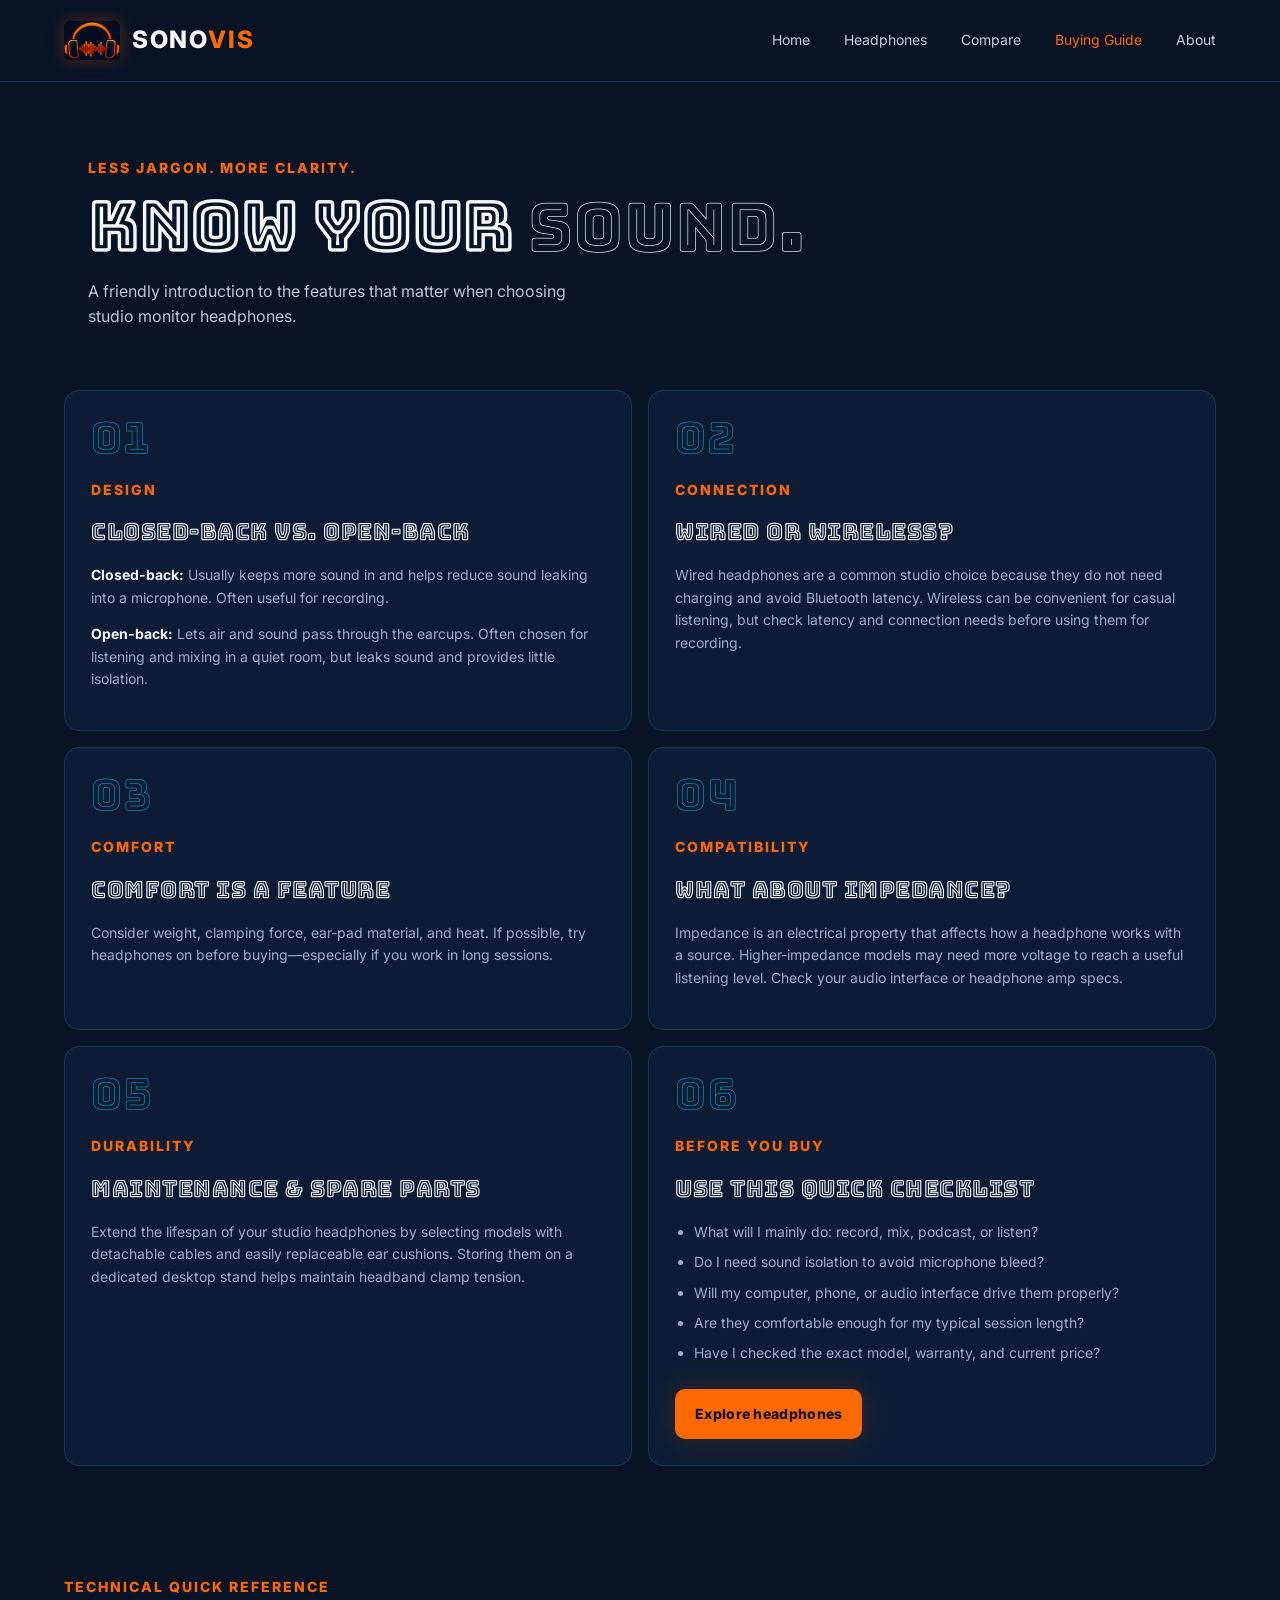
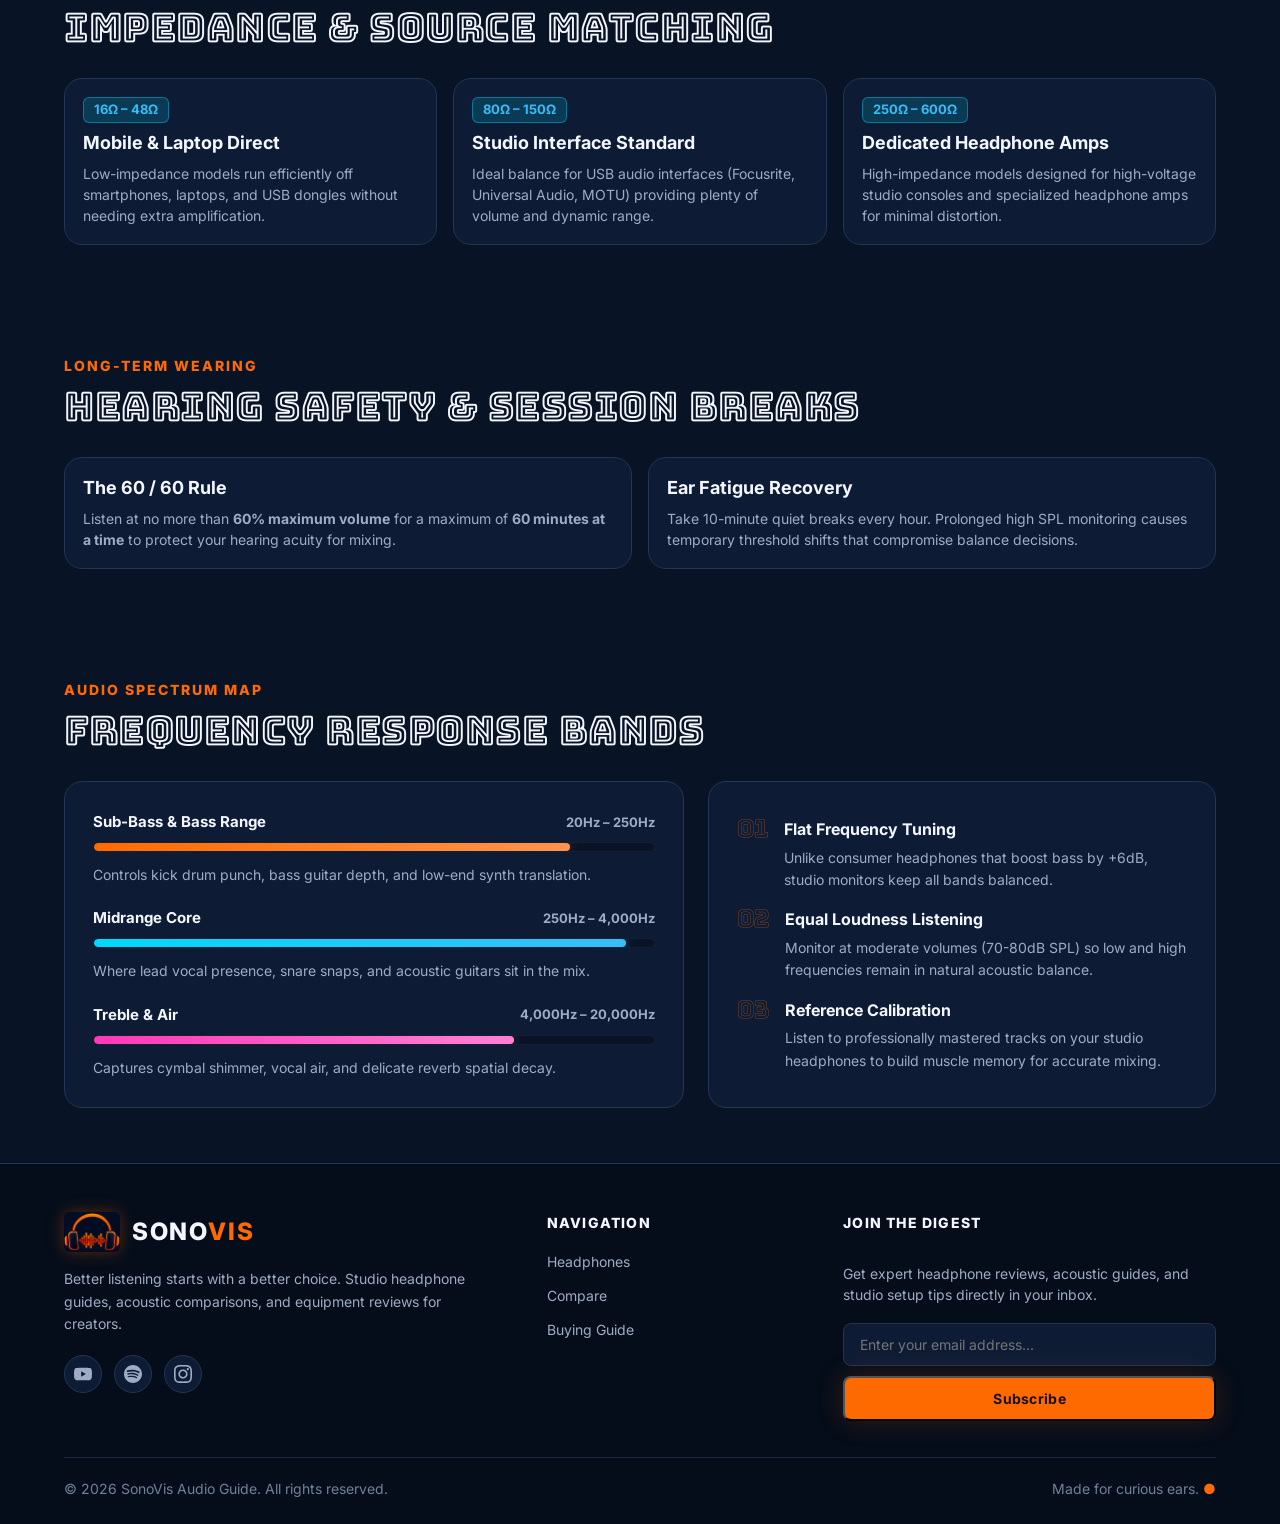
<file: guides.html>
<!DOCTYPE html><html lang="en"><head><meta charset="UTF-8"><meta name="viewport" content="width=device-width, initial-scale=1.0"><title>Buying Guide — SonoVis</title><link rel="icon" type="image/svg+xml" href="logo.svg"><link rel="stylesheet" href="styles.css"><link href="https://fonts.googleapis.com/css2?family=Bungee+Outline&family=Inter:wght@400;500;600;700;800&display=swap" rel="stylesheet"><script defer src="script.js"></script></head><body>
<header class="site-header"><a class="brand" href="index.html" aria-label="SonoVis home"><img class="brand-logo" src="logo.png" alt="SonoVis Logo"><span>SONO<span class="orange">VIS</span></span></a><button class="menu-toggle" aria-label="Open menu" aria-expanded="false">☰</button><nav class="main-nav"><a href="index.html">Home</a><a href="headphones.html">Headphones</a><a href="compare.html">Compare</a><a class="active" href="guides.html">Buying Guide</a><a href="about.html">About</a></nav></header>
<main><section class="page-hero"><p class="eyebrow">LESS JARGON. MORE CLARITY.</p><h1>KNOW YOUR <span class="outline">SOUND.</span></h1><p>A friendly introduction to the features that matter when choosing studio monitor headphones.</p></section><section class="section guide-grid"><article class="guide-card"><span class="guide-number">01</span><p class="eyebrow">DESIGN</p><h2>Closed-back vs. open-back</h2><p><strong>Closed-back:</strong> Usually keeps more sound in and helps reduce sound leaking into a microphone. Often useful for recording.</p><p><strong>Open-back:</strong> Lets air and sound pass through the earcups. Often chosen for listening and mixing in a quiet room, but leaks sound and provides little isolation.</p></article><article class="guide-card"><span class="guide-number">02</span><p class="eyebrow">CONNECTION</p><h2>Wired or wireless?</h2><p>Wired headphones are a common studio choice because they do not need charging and avoid Bluetooth latency. Wireless can be convenient for casual listening, but check latency and connection needs before using them for recording.</p></article><article class="guide-card"><span class="guide-number">03</span><p class="eyebrow">COMFORT</p><h2>Comfort is a feature</h2><p>Consider weight, clamping force, ear-pad material, and heat. If possible, try headphones on before buying—especially if you work in long sessions.</p></article><article class="guide-card"><span class="guide-number">04</span><p class="eyebrow">COMPATIBILITY</p><h2>What about impedance?</h2><p>Impedance is an electrical property that affects how a headphone works with a source. Higher-impedance models may need more voltage to reach a useful listening level. Check your audio interface or headphone amp specs.</p></article><article class="guide-card"><span class="guide-number">05</span><p class="eyebrow">DURABILITY</p><h2>Maintenance & spare parts</h2><p>Extend the lifespan of your studio headphones by selecting models with detachable cables and easily replaceable ear cushions. Storing them on a dedicated desktop stand helps maintain headband clamp tension.</p></article><article class="guide-card"><span class="guide-number">06</span><p class="eyebrow">BEFORE YOU BUY</p><h2>Use this quick checklist</h2><ul class="check-list"><li>What will I mainly do: record, mix, podcast, or listen?</li><li>Do I need sound isolation to avoid microphone bleed?</li><li>Will my computer, phone, or audio interface drive them properly?</li><li>Are they comfortable enough for my typical session length?</li><li>Have I checked the exact model, warranty, and current price?</li></ul><a class="button button-primary" href="headphones.html">Explore headphones</a></article></section>

<section class="section">
  <div class="section-heading">
    <div>
      <p class="eyebrow">TECHNICAL QUICK REFERENCE</p>
      <h2>Impedance & source matching</h2>
    </div>
  </div>
  <div class="grid-3">
    <div class="info-card">
      <span class="badge-tag">16Ω – 48Ω</span>
      <h3>Mobile & Laptop Direct</h3>
      <p>Low-impedance models run efficiently off smartphones, laptops, and USB dongles without needing extra amplification.</p>
    </div>
    <div class="info-card">
      <span class="badge-tag">80Ω – 150Ω</span>
      <h3>Studio Interface Standard</h3>
      <p>Ideal balance for USB audio interfaces (Focusrite, Universal Audio, MOTU) providing plenty of volume and dynamic range.</p>
    </div>
    <div class="info-card">
      <span class="badge-tag">250Ω – 600Ω</span>
      <h3>Dedicated Headphone Amps</h3>
      <p>High-impedance models designed for high-voltage studio consoles and specialized headphone amps for minimal distortion.</p>
    </div>
  </div>
</section>

<section class="section">
  <div class="section-heading">
    <div>
      <p class="eyebrow">LONG-TERM WEARING</p>
      <h2>Hearing safety & session breaks</h2>
    </div>
  </div>
  <div class="grid-2">
    <div class="info-card">
      <h3>The 60 / 60 Rule</h3>
      <p>Listen at no more than <strong>60% maximum volume</strong> for a maximum of <strong>60 minutes at a time</strong> to protect your hearing acuity for mixing.</p>
    </div>
    <div class="info-card">
      <h3>Ear Fatigue Recovery</h3>
      <p>Take 10-minute quiet breaks every hour. Prolonged high SPL monitoring causes temporary threshold shifts that compromise balance decisions.</p>
    </div>
  </div>
</section>

<section class="section">
  <div class="section-heading">
    <div>
      <p class="eyebrow">AUDIO SPECTRUM MAP</p>
      <h2>Frequency response bands</h2>
    </div>
  </div>
  <div class="spectrum-layout">
    <div class="spectrum-visual-panel">
      <div class="spectrum-meter-item">
        <div class="spectrum-meter-header">
          <span class="spectrum-meter-title">Sub-Bass & Bass Range</span>
          <span class="spectrum-meter-range">20Hz – 250Hz</span>
        </div>
        <div class="spectrum-meter-track">
          <div class="spectrum-meter-fill fill-orange" style="width: 85%;"></div>
        </div>
        <p class="muted small" style="margin: 4px 0 0 0;">Controls kick drum punch, bass guitar depth, and low-end synth translation.</p>
      </div>

      <div class="spectrum-meter-item">
        <div class="spectrum-meter-header">
          <span class="spectrum-meter-title">Midrange Core</span>
          <span class="spectrum-meter-range">250Hz – 4,000Hz</span>
        </div>
        <div class="spectrum-meter-track">
          <div class="spectrum-meter-fill fill-cyan" style="width: 95%;"></div>
        </div>
        <p class="muted small" style="margin: 4px 0 0 0;">Where lead vocal presence, snare snaps, and acoustic guitars sit in the mix.</p>
      </div>

      <div class="spectrum-meter-item">
        <div class="spectrum-meter-header">
          <span class="spectrum-meter-title">Treble & Air</span>
          <span class="spectrum-meter-range">4,000Hz – 20,000Hz</span>
        </div>
        <div class="spectrum-meter-track">
          <div class="spectrum-meter-fill fill-pink" style="width: 75%;"></div>
        </div>
        <p class="muted small" style="margin: 4px 0 0 0;">Captures cymbal shimmer, vocal air, and delicate reverb spatial decay.</p>
      </div>
    </div>

    <div class="spectrum-guide-panel">
      <div class="spectrum-step">
        <span class="spectrum-step-num">01</span>
        <div class="spectrum-step-body">
          <h4>Flat Frequency Tuning</h4>
          <p>Unlike consumer headphones that boost bass by +6dB, studio monitors keep all bands balanced.</p>
        </div>
      </div>
      <div class="spectrum-step">
        <span class="spectrum-step-num">02</span>
        <div class="spectrum-step-body">
          <h4>Equal Loudness Listening</h4>
          <p>Monitor at moderate volumes (70-80dB SPL) so low and high frequencies remain in natural acoustic balance.</p>
        </div>
      </div>
      <div class="spectrum-step">
        <span class="spectrum-step-num">03</span>
        <div class="spectrum-step-body">
          <h4>Reference Calibration</h4>
          <p>Listen to professionally mastered tracks on your studio headphones to build muscle memory for accurate mixing.</p>
        </div>
      </div>
    </div>
  </div>
</section>
</main>
<footer class="site-footer">
  <div class="footer-container">
    <div class="footer-main">
      <div class="footer-brand-col">
        <a class="brand" href="index.html" aria-label="SonoVis home">
          <img class="brand-logo" src="logo.png" alt="SonoVis Logo">
          <span>SONO<span class="orange">VIS</span></span>
        </a>
        <p class="footer-desc">Better listening starts with a better choice. Studio headphone guides, acoustic comparisons, and equipment reviews for creators.</p>
        <div class="footer-socials">
          <a href="#" aria-label="YouTube" class="social-icon"><svg width="18" height="18" viewBox="0 0 24 24" fill="currentColor"><path d="M23.498 6.186a3.016 3.016 0 0 0-2.122-2.136C19.505 3.545 12 3.545 12 3.545s-7.505 0-9.377.505A3.017 3.017 0 0 0 .502 6.186C0 8.07 0 12 0 12s0 3.93.502 5.814a3.016 3.016 0 0 0 2.122 2.136c1.871.505 9.376.505 9.376.505s7.505 0 9.377-.505a3.015 3.015 0 0 0 2.122-2.136C24 15.93 24 12 24 12s0-3.93-.502-5.814zM9.545 15.568V8.432L15.818 12l-6.273 3.568z"/></svg></a>
          <a href="#" aria-label="Spotify" class="social-icon"><svg width="18" height="18" viewBox="0 0 24 24" fill="currentColor"><path d="M12 0C5.376 0 0 5.376 0 12s5.376 12 12 12 12-5.376 12-12S18.624 0 12 0zm5.521 17.341c-.217.357-.682.467-1.039.25-2.848-1.74-6.433-2.135-10.658-1.169-.405.093-.811-.161-.904-.566-.093-.406.161-.812.566-.905 4.629-1.058 8.586-.607 11.785 1.352.357.217.467.683.25 1.038zm1.472-3.273c-.273.444-.856.587-1.3.314-3.258-2.003-8.225-2.585-12.08-1.414-.497.151-1.026-.135-1.177-.632-.151-.497.135-1.026.632-1.177 4.41-1.339 9.897-.69 13.611 1.595.444.273.587.856.314 1.3zm.145-3.415C15.244 8.44 8.847 8.228 5.15 9.351c-.604.184-1.244-.163-1.428-.767-.184-.604.163-1.244.767-1.428 4.248-1.29 11.308-1.039 15.8 1.628.543.323.722 1.025.399 1.568-.323.543-1.025.722-1.568.399z"/></svg></a>
          <a href="#" aria-label="Instagram" class="social-icon"><svg width="18" height="18" viewBox="0 0 24 24" fill="currentColor"><path d="M12 2.163c3.204 0 3.584.012 4.85.07 3.252.148 4.771 1.691 4.919 4.919.058 1.265.069 1.645.069 4.849 0 3.205-.012 3.584-.069 4.849-.149 3.225-1.664 4.771-4.919 4.919-1.266.058-1.644.07-4.85.07-3.204 0-3.584-.012-4.849-.07-3.26-.149-4.771-1.699-4.919-4.92-.058-1.265-.07-1.644-.07-4.849 0-3.204.013-3.583.07-4.849.149-3.227 1.664-4.771 4.919-4.919 1.266-.057 1.645-.069 4.849-.069zm0-2.163c-3.259 0-3.667.014-4.947.072-4.358.2-6.78 2.618-6.98 6.98-.059 1.281-.073 1.689-.073 4.948 0 3.259.014 3.668.072 4.948.2 4.358 2.618 6.78 6.98 6.98 1.281.058 1.689.072 4.948.072 3.259 0 3.668-.014 4.948-.072 4.354-.2 6.782-2.618 6.979-6.98.059-1.28.073-1.689.073-4.948 0-3.259-.014-3.667-.072-4.947-.196-4.354-2.617-6.78-6.979-6.98-1.281-.059-1.69-.073-4.949-.073zm0 5.838c-3.403 0-6.162 2.759-6.162 6.162s2.759 6.163 6.162 6.163 6.162-2.759 6.162-6.163c0-3.403-2.759-6.162-6.162-6.162zm0 10.162c-2.209 0-4-1.79-4-4 0-2.209 1.791-4 4-4s4 1.791 4 4c0 2.21-1.791 4-4 4zm6.406-11.845c-.796 0-1.441.645-1.441 1.44s.645 1.44 1.441 1.44c.795 0 1.439-.645 1.439-1.44s-.644-1.44-1.439-1.44z"/></svg></a>
        </div>
      </div>

      <div class="footer-nav-col">
        <span class="footer-col-title">NAVIGATION</span>
        <nav>
          <a href="headphones.html">Headphones</a>
          <a href="compare.html">Compare</a>
          <a class="active" href="guides.html">Buying Guide</a>
        </nav>
      </div>

      <div class="footer-newsletter-col">
        <span class="footer-col-title">JOIN THE DIGEST</span>
        <p class="newsletter-sub">Get expert headphone reviews, acoustic guides, and studio setup tips directly in your inbox.</p>
        <form class="newsletter-form" onsubmit="event.preventDefault(); this.querySelector('.newsletter-btn').textContent='Subscribed ✓'; this.querySelector('input').value='';">
          <input type="email" placeholder="Enter your email address..." required aria-label="Email address for newsletter">
          <button type="submit" class="button button-primary newsletter-btn">Subscribe</button>
        </form>
      </div>
    </div>

    <div class="footer-bottom">
      <span>© <span data-year></span> SonoVis Audio Guide. All rights reserved.</span>
      <span>Made for curious ears. <span class="orange">●</span></span>
    </div>
  </div>
</footer></body></html>
</file>
<file: styles.css>
@import url('https://fonts.googleapis.com/css2?family=Bungee+Outline&family=Inter:wght@400;500;600;700;800&display=swap');

:root {
  --bg: #081326;
  --panel: #0d1c34;
  --panel2: #11233f;
  --text: #f4f7ff;
  --muted: #9eacc4;
  --line: #203653;
  --orange: #ff6a00;
  --blue: #00d9ff;
  --pink: #ff38b8;
  --yellow: #ffe64d;
  --radius: 18px;
  --max: 1200px;

  /* Adjustable Card Gaps & Spacing (Compact & perfectly calibrated) */
  --card-gap: 16px;              /* Space between cards in grid */
  --card-padding: 18px;          /* Internal padding of cards */
  --card-image-gap: 12px;        /* Gap below image */
  --card-eyebrow-gap: 8px;       /* Gap below badge / eyebrow */
  --card-heading-gap: 8px;       /* Gap below heading to subtext */
  --card-footer-gap: 12px;       /* Gap above links and more footer */
}

* {
  box-sizing: border-box;
  font-family: Inter, Arial, sans-serif;
}

html {
  scroll-behavior: smooth;
}

body {
  margin: 0;
  background: var(--bg);
  color: var(--text);
  font-family: Inter, Arial, sans-serif;
  font-size: 16px;
  line-height: 1.6;
}

a {
  color: inherit;
  text-decoration: none;
}

img {
  display: block;
  max-width: 100%;
}

button, input, select {
  font-family: Inter, Arial, sans-serif;
}

/* Headings > 20px use Bungee Outline font family */
h1, 
h2, 
.hero h1, 
.page-hero h1, 
.section-heading h2, 
.cta-band h2, 
.about-layout h2, 
.purpose-card h3, 
.guide-card h2, 
.detail-copy h1, 
.guide-number, 
.outline,
.section-title {
  font-family: 'Bungee Outline', cursive;
  letter-spacing: 1.5px;
}

/* New Section Components (FAQ, Setup Tips, Specs Matrix, Sound Profiles) */
.grid-4 {
  display: grid;
  grid-template-columns: repeat(4, 1fr);
  gap: var(--card-gap, 16px);
}

.grid-3 {
  display: grid;
  grid-template-columns: repeat(3, 1fr);
  gap: var(--card-gap, 16px);
}

.grid-2 {
  display: grid;
  grid-template-columns: repeat(2, 1fr);
  gap: var(--card-gap, 16px);
}

.info-card {
  background: var(--panel);
  border: 1px solid var(--line);
  border-radius: var(--radius);
  padding: var(--card-padding, 18px);
  transition: transform 0.25s ease, border-color 0.25s ease;
  overflow: hidden;
  display: flex;
  flex-direction: column;
}

.info-card-image {
  width: 100%;
  height: 160px;
  object-fit: cover;
  border-radius: calc(var(--radius) - 6px);
  margin-bottom: var(--card-image-gap, 12px);
  display: block;
  flex-shrink: 0;
}

.info-card:hover {
  transform: translateY(-3px);
  border-color: #38608f;
}

.info-card h3 {
  font-size: 18px;
  line-height: 1.3;
  margin-top: 0;
  margin-bottom: var(--card-heading-gap, 8px);
  color: var(--text);
  min-height: 24px;
  display: flex;
  flex-direction: column;
  justify-content: flex-start;
  flex-shrink: 0;
}

.info-card p {
  color: var(--muted);
  font-size: 14px;
  line-height: 1.5;
  margin: 0;
  flex-grow: 1;
}

.info-card .card-links {
  margin-top: auto;
  padding-top: var(--card-footer-gap, 12px);
  border-top: 1px solid var(--line);
  display: flex;
  align-items: center;
  justify-content: space-between;
}

.info-card .card-link {
  font-size: 14px;
  font-weight: 700;
  color: var(--orange);
  display: inline-flex;
  align-items: center;
  gap: 6px;
  transition: gap 0.2s ease, color 0.2s ease;
  font-family: Inter, Arial, sans-serif;
}

.info-card .card-link:hover {
  color: #ff944d;
  gap: 10px;
}

.card-link-arrow {
  display: inline-block;
  transition: transform 0.2s ease;
}

.info-card .card-link:hover .card-link-arrow {
  transform: translateX(3px);
}

.badge-tag {
  display: inline-flex;
  align-items: center;
  background: rgba(0, 217, 255, 0.16);
  color: #38bdf8;
  border: 1px solid rgba(0, 217, 255, 0.4);
  padding: 4px 10px;
  border-radius: 6px;
  font-size: 13px;
  font-weight: 700;
  line-height: 1.2;
  margin-bottom: var(--card-eyebrow-gap, 8px);
  align-self: flex-start;
  min-height: 26px;
  box-sizing: border-box;
  flex-shrink: 0;
}

.badge-tag.badge-orange {
  background: rgba(255, 106, 0, 0.18) !important;
  color: #ff944d !important;
  border-color: rgba(255, 106, 0, 0.5) !important;
}

.badge-tag.badge-pink {
  background: rgba(255, 56, 184, 0.18) !important;
  color: #ff80d5 !important;
  border-color: rgba(255, 56, 184, 0.5) !important;
}

.badge-tag.badge-yellow {
  background: rgba(255, 230, 77, 0.18) !important;
  color: #ffee80 !important;
  border-color: rgba(255, 230, 77, 0.5) !important;
}

.badge-tag.badge-green {
  background: rgba(52, 211, 153, 0.18) !important;
  color: #4ade80 !important;
  border-color: rgba(52, 211, 153, 0.5) !important;
}

.badge-tag.badge-blue,
.badge-tag.badge-cyan {
  background: rgba(0, 217, 255, 0.18) !important;
  color: #38bdf8 !important;
  border-color: rgba(0, 217, 255, 0.5) !important;
}

.faq-list {
  display: flex;
  flex-direction: column;
  gap: 14px;
}

.faq-item {
  background: var(--panel);
  border: 1px solid var(--line);
  border-radius: 12px;
  padding: 20px 24px;
}

.faq-item summary {
  font-size: 16px;
  font-weight: 700;
  color: var(--text);
  cursor: pointer;
  list-style: none;
  display: flex;
  align-items: center;
  justify-content: space-between;
}

.faq-item summary::-webkit-details-marker {
  display: none;
}

.faq-item summary:after {
  content: "+";
  font-size: 20px;
  color: var(--orange);
}

.faq-item[open] summary:after {
  content: "−";
}

.faq-item p {
  margin-top: 12px;
  color: var(--muted);
  font-size: 14px;
  line-height: 1.6;
}

@media(max-width: 900px) {
  .grid-4, .grid-3 {
    grid-template-columns: repeat(2, 1fr);
  }
}

@media(max-width: 600px) {
  .grid-4, .grid-3, .grid-2 {
    grid-template-columns: 1fr;
  }
}


.site-header {
  height: 82px;
  padding: 0 max(5vw, 24px);
  display: flex;
  align-items: center;
  justify-content: space-between;
  border-bottom: 1px solid var(--line);
  background: rgba(8, 19, 38, .94);
  position: sticky;
  top: 0;
  z-index: 20;
  backdrop-filter: blur(14px);
}

/* Header & Footer Brand styling match 1:1 */
.brand {
  display: inline-flex;
  align-items: center;
  gap: 12px;
  font-size: 24px;
  letter-spacing: 1.8px;
  font-weight: 800;
  font-family: Inter, Arial, sans-serif;
}

.orange {
  color: var(--orange);
}

.brand-logo {
  height: 40px;
  width: auto;
  display: block;
  object-fit: contain;
  border-radius: 6px;
  transition: transform 0.25s ease, filter 0.25s ease;
  filter: drop-shadow(0 0 8px rgba(255, 106, 0, 0.3));
}

.brand:hover .brand-logo {
  transform: scale(1.08);
  filter: drop-shadow(0 0 14px rgba(255, 106, 0, 0.6));
}

.main-nav {
  display: flex;
  align-items: center;
  gap: 34px;
}

.main-nav a {
  font-size: 14px;
  font-family: Inter, Arial, sans-serif;
  color: #c4cfe0;
  transition: color .2s;
}

.main-nav a:hover, .main-nav a.active {
  color: var(--orange);
}

.menu-toggle {
  display: none;
  background: none;
  border: 1px solid var(--line);
  color: var(--text);
  border-radius: 8px;
  padding: 7px 11px;
  font-size: 20px;
}

.hero {
  max-width: var(--max);
  margin: auto;
  min-height: 530px;
  padding: 64px 24px 58px;
  display: grid;
  grid-template-columns: 1fr 1fr;
  gap: 48px;
  align-items: center;
}

.hero-copy {
  position: relative;
  z-index: 1;
}

.eyebrow {
  color: var(--orange);
  font-size: 14px;
  font-weight: 800;
  letter-spacing: 2px;
  margin: 0 0 14px;
  font-family: Inter, Arial, sans-serif;
}

.pulse {
  display: inline-block;
  width: 8px;
  height: 8px;
  border-radius: 50%;
  background: var(--orange);
  box-shadow: 0 0 12px var(--orange);
  margin-right: 8px;
}

h1, h2, h3, h4, p {
  margin-top: 0;
}

.hero h1, .page-hero h1 {
  font-size: clamp(42px, 6vw, 76px);
  line-height: 1.05;
  letter-spacing: 1.5px;
  margin: 0 0 22px;
  font-weight: 800;
  font-family: 'Bungee Outline', cursive;
}

.outline {
  font-family: 'Bungee Outline', cursive;
  color: var(--text);
  font-weight: 400;
  letter-spacing: 2px;
}

.hero-text, .page-hero > p:last-child {
  max-width: 510px;
  color: #bac6d9;
  font-size: 16px;
  font-family: Inter, Arial, sans-serif;
}

.hero-actions {
  display: flex;
  align-items: center;
  gap: 25px;
  flex-wrap: wrap;
  margin-top: 30px;
}

.button {
  display: inline-flex;
  align-items: center;
  justify-content: center;
  gap: 16px;
  border-radius: 10px;
  padding: 14px 20px;
  font-size: 14px;
  font-weight: 800;
  letter-spacing: .3px;
  font-family: Inter, Arial, sans-serif;
  transition: transform .2s, box-shadow .2s;
}

.button:hover {
  transform: translateY(-2px);
}

.button-primary {
  background: var(--orange);
  color: #17111a;
  box-shadow: 0 0 28px #ff6a002e;
}

.button-primary:hover {
  box-shadow: 0 0 28px #ff6a0066;
}

.text-link {
  font-size: 14px;
  font-weight: 600;
  font-family: Inter, Arial, sans-serif;
  border-bottom: 1px solid var(--orange);
  padding-bottom: 5px;
}

.hero-note {
  margin-top: 38px;
  color: var(--muted);
  font-size: 14px;
  letter-spacing: .7px;
  font-family: Inter, Arial, sans-serif;
}

.tiny-bars {
  color: var(--blue);
  letter-spacing: 2px;
  margin-right: 10px;
}

.hero-visual {
  position: relative;
  min-height: 400px;
  border-radius: 20px;
  overflow: hidden;
  background: linear-gradient(135deg, #102c4c, #07101f);
  border: 1px solid #1d3658;
}

.hero-visual:after {
  content: "";
  position: absolute;
  inset: 0;
  background: linear-gradient(90deg, #08132612, #08132600 50%, #08132655);
  pointer-events: none;
}

.hero-visual img {
  width: 100%;
  height: 100%;
  min-height: 400px;
  object-fit: cover;
  opacity: .88;
}

.visual-tag {
  position: absolute;
  top: 20px;
  left: 20px;
  background: #071326d9;
  border: 1px solid #294260;
  padding: 9px 12px;
  border-radius: 6px;
  font-size: 14px;
  letter-spacing: 1px;
  font-family: Inter, Arial, sans-serif;
  z-index: 1;
}

.tag-dot {
  display: inline-block;
  background: var(--blue);
  width: 6px;
  height: 6px;
  border-radius: 50%;
  margin-right: 7px;
}

.visual-caption {
  position: absolute;
  bottom: 20px;
  right: 20px;
  color: #fff;
  font-size: 14px;
  font-weight: 800;
  letter-spacing: 2px;
  font-family: Inter, Arial, sans-serif;
  z-index: 1;
}

.section {
  max-width: var(--max);
  margin: auto;
  padding: 55px 24px;
}

.section-heading {
  display: flex;
  justify-content: space-between;
  align-items: end;
  gap: 20px;
  margin-bottom: 26px;
}

.section-heading h2, .cta-band h2, .about-layout h2 {
  font-size: clamp(25px, 3vw, 38px);
  line-height: 1.2;
  margin: 0;
  font-family: 'Bungee Outline', cursive;
}

.section-heading .eyebrow {
  margin-bottom: 8px;
}

.section-heading > .text-link {
  margin-bottom: 6px;
}

.purpose-grid {
  display: grid;
  grid-template-columns: repeat(3, 1fr);
  gap: var(--card-gap, 16px);
}

.purpose-card {
  min-height: 250px;
  border: 1px solid var(--line);
  border-radius: var(--radius);
  padding: var(--card-padding, 18px);
  display: flex;
  flex-direction: column;
  justify-content: space-between;
  position: relative;
  overflow: hidden;
  background: radial-gradient(ellipse at 95% 100%, #14304d 0, transparent 55%), var(--panel);
  transition: transform .2s, border-color .2s;
}

.purpose-card:hover {
  transform: translateY(-4px);
  border-color: #496789;
}

.card-number {
  font-size: 14px;
  letter-spacing: 1.5px;
  color: var(--muted);
  font-weight: 700;
  margin-bottom: var(--card-eyebrow-gap, 8px);
  font-family: Inter, Arial, sans-serif;
}

.purpose-card h3 {
  font-size: 26px;
  line-height: 1.15;
  margin-bottom: var(--card-heading-gap, 8px);
  display: flex;
  flex-direction: column;
  justify-content: flex-start;
  font-family: 'Bungee Outline', cursive;
}

.purpose-card p {
  color: var(--muted);
  font-size: 14px;
  max-width: 230px;
  margin-bottom: 0;
  font-family: Inter, Arial, sans-serif;
}

.arrow {
  font-size: 24px;
  color: var(--orange);
}

.accent-line {
  position: absolute;
  width: 46px;
  height: 4px;
  border-radius: 5px;
  top: 22px;
  right: 22px;
  background: var(--blue);
  box-shadow: 0 0 14px currentColor;
}

.card-pink .accent-line {
  background: var(--pink);
}

.card-yellow .accent-line {
  background: var(--yellow);
}

.feature-strip {
  max-width: 1152px;
  margin: 0 auto;
  padding: 28px 24px 50px;
  display: grid;
  grid-template-columns: repeat(3, 1fr);
  gap: 25px;
  border-bottom: 1px solid var(--line);
}

.feature-strip > div {
  padding: 8px;
}

.feature-icon {
  font-size: 25px;
  color: var(--orange);
}

.feature-strip h3 {
  font-size: 16px;
  margin: 10px 0 5px;
  font-family: Inter, Arial, sans-serif;
  font-weight: 700;
}

.feature-strip p {
  font-size: 14px;
  color: var(--muted);
  margin: 0;
  font-family: Inter, Arial, sans-serif;
}

.cta-band {
  max-width: 1152px;
  margin: 25px auto 70px;
  padding: 34px;
  border: 1px solid var(--line);
  border-radius: var(--radius);
  background: linear-gradient(110deg, #10223c, #0a162b);
  display: flex;
  justify-content: space-between;
  align-items: center;
  gap: 24px;
}

.cta-band h2 {
  margin-bottom: 8px;
  font-family: 'Bungee Outline', cursive;
}

.cta-band p:not(.eyebrow) {
  color: var(--muted);
  font-size: 14px;
  margin: 0;
  font-family: Inter, Arial, sans-serif;
}

.cta-band .eyebrow {
  margin-bottom: 8px;
}

/* Site Footer */
.site-footer {
  border-top: 1px solid var(--line);
  padding: 48px max(5vw, 24px) 24px;
  background: #050d1a;
}

.footer-container {
  max-width: 1152px;
  margin: auto;
}

.footer-main {
  display: grid;
  grid-template-columns: 1.4fr 0.8fr 1.2fr;
  gap: 48px;
  padding-bottom: 36px;
  border-bottom: 1px solid #14253d;
}

.footer-brand-col {
  display: flex;
  flex-direction: column;
  gap: 16px;
}

/* Footer brand matches header brand 1:1 in size, logo height, width and text font size */
.footer-brand-col .brand {
  font-size: 24px;
  letter-spacing: 1.8px;
  font-weight: 800;
  font-family: Inter, Arial, sans-serif;
}

.footer-brand-col .brand-logo {
  height: 40px;
  width: auto;
}

.footer-desc {
  font-size: 14px;
  color: var(--muted);
  margin: 0;
  line-height: 1.6;
}

.footer-socials {
  display: flex;
  align-items: center;
  gap: 12px;
  margin-top: 4px;
}

.social-icon {
  display: inline-flex;
  align-items: center;
  justify-content: center;
  width: 38px;
  height: 38px;
  border-radius: 50%;
  background: var(--panel);
  border: 1px solid var(--line);
  color: var(--muted);
  transition: all 0.25s ease;
}

.social-icon:hover {
  background: var(--orange);
  color: #ffffff;
  border-color: var(--orange);
  transform: translateY(-2px);
  box-shadow: 0 4px 12px rgba(255, 106, 0, 0.35);
}

.footer-col-title {
  font-size: 14px;
  font-weight: 800;
  letter-spacing: 1.2px;
  color: var(--text);
  margin-bottom: 16px;
  display: block;
}

.footer-nav-col nav {
  display: flex;
  flex-direction: column;
  gap: 12px;
}

.footer-nav-col nav a {
  font-size: 14px;
  color: var(--muted);
  transition: color 0.2s ease;
}

.footer-nav-col nav a:hover {
  color: var(--orange);
}

.footer-newsletter-col {
  display: flex;
  flex-direction: column;
  gap: 12px;
}

.newsletter-sub {
  font-size: 14px;
  color: var(--muted);
  margin: 0;
  line-height: 1.5;
}

.newsletter-form {
  display: flex;
  flex-direction: column;
  gap: 10px;
  margin-top: 6px;
}

.newsletter-form input {
  width: 100%;
  padding: 12px 16px;
  background: var(--panel);
  border: 1px solid var(--line);
  border-radius: 8px;
  color: var(--text);
  font-size: 14px;
  outline: none;
  transition: border-color 0.2s ease;
}

.newsletter-form input:focus {
  border-color: var(--orange);
}

.newsletter-btn {
  width: 100%;
  padding: 12px 18px;
  font-size: 14px;
  font-weight: 700;
  text-align: center;
  border-radius: 8px;
  cursor: pointer;
}

.footer-bottom {
  padding-top: 20px;
  display: flex;
  justify-content: space-between;
  align-items: center;
  color: #71819b;
  font-size: 14px;
}

.page-hero {
  padding: 75px 24px 50px;
  max-width: 1152px;
  margin: auto;
}

.page-hero h1 {
  font-size: clamp(38px, 5.8vw, 66px);
  margin-bottom: 16px;
  font-family: 'Bungee Outline', cursive;
}

.page-hero > p:last-child {
  margin-bottom: 0;
  font-family: Inter, Arial, sans-serif;
}

.catalog-section {
  padding-top: 15px;
}

.catalog-tools {
  display: flex;
  gap: 14px;
  align-items: center;
  justify-content: space-between;
  margin-bottom: 18px;
}

.search-box {
  display: flex;
  align-items: center;
  gap: 10px;
  max-width: 430px;
  width: 100%;
  padding: 0 14px;
  border: 1px solid var(--line);
  background: var(--panel);
  border-radius: 10px;
  color: var(--muted);
}

.search-box input {
  width: 100%;
  background: transparent;
  border: 0;
  outline: none;
  color: var(--text);
  padding: 13px 0;
  font-size: 14px;
  font-family: Inter, Arial, sans-serif;
}

.filter-label, .compare-controls label {
  display: flex;
  flex-direction: column;
  gap: 7px;
  color: var(--muted);
  font-size: 14px;
  font-weight: 700;
  letter-spacing: .5px;
  font-family: Inter, Arial, sans-serif;
}

.filter-label select, .compare-controls select {
  min-width: 180px;
  background: var(--panel);
  border: 1px solid var(--line);
  color: var(--text);
  padding: 12px;
  border-radius: 9px;
  font-size: 14px;
  font-family: Inter, Arial, sans-serif;
}

.small {
  font-size: 14px;
}

.muted {
  color: var(--muted);
}

.product-grid {
  display: grid;
  grid-template-columns: repeat(3, 1fr);
  gap: 18px;
}

.product-card {
  overflow: hidden;
  border: 1px solid var(--line);
  background: var(--panel);
  border-radius: 14px;
  transition: transform .2s, border-color .2s;
  display: flex;
  flex-direction: column;
}

.product-card:hover {
  transform: translateY(-3px);
  border-color: #3a587c;
}

.product-image {
  display: block;
  position: relative;
  background: #111e32;
  height: 210px;
  overflow: hidden;
  flex-shrink: 0;
}

.product-image img {
  height: 100%;
  width: 100%;
  object-fit: cover;
  transition: transform .3s;
}

.product-card:hover .product-image img {
  transform: scale(1.04);
}

.product-badge {
  position: absolute;
  top: 13px;
  left: 13px;
  background: var(--yellow);
  color: #111827;
  border-radius: 4px;
  padding: 5px 8px;
  font-size: 14px;
  font-weight: 800;
  letter-spacing: .7px;
  font-family: Inter, Arial, sans-serif;
}

.product-badge.badge-blue {
  background: var(--blue);
  color: #081326;
}

.product-badge.badge-pink {
  background: var(--pink);
  color: #ffffff;
}

.product-badge.badge-yellow {
  background: var(--yellow);
  color: #081326;
}

.product-info {
  padding: var(--card-padding, 18px);
  display: flex;
  flex-direction: column;
  flex-grow: 1;
}

.product-kicker {
  font-size: 14px;
  color: var(--orange);
  letter-spacing: 1.4px;
  font-weight: 800;
  margin-bottom: var(--card-eyebrow-gap, 8px);
  min-height: 20px;
  font-family: Inter, Arial, sans-serif;
  flex-shrink: 0;
}

.product-info h3 {
  font-size: 18px;
  line-height: 1.35;
  margin-top: 0;
  margin-bottom: var(--card-heading-gap, 8px);
  min-height: 24px;
  font-family: Inter, Arial, sans-serif;
  font-weight: 700;
  display: flex;
  flex-direction: column;
  justify-content: flex-start;
  flex-shrink: 0;
}

.product-info > p:not(.product-kicker) {
  font-size: 14px;
  color: var(--muted);
  line-height: 1.5;
  margin-bottom: var(--card-footer-gap, 12px);
  font-family: Inter, Arial, sans-serif;
  flex-grow: 1;
}

.product-meta {
  margin-top: auto;
  border-top: 1px solid var(--line);
  padding-top: var(--card-footer-gap, 12px);
  display: flex;
  align-items: center;
  justify-content: space-between;
  gap: 8px;
  font-size: 14px;
  color: var(--muted);
  font-family: Inter, Arial, sans-serif;
}

.product-meta a {
  color: var(--orange);
  font-weight: 700;
}

.disclaimer {
  font-size: 14px;
  color: #8190a8;
  margin-top: 24px;
  max-width: 850px;
  font-family: Inter, Arial, sans-serif;
}

.empty-state {
  padding: 40px;
  text-align: center;
  color: var(--muted);
  border: 1px dashed var(--line);
  border-radius: 12px;
  font-size: 14px;
  font-family: Inter, Arial, sans-serif;
}

.product-detail-section {
  padding-top: 35px;
}

.back-link {
  font-size: 14px;
  color: var(--muted);
  display: inline-block;
  margin-bottom: 24px;
  font-family: Inter, Arial, sans-serif;
}

.back-link:hover {
  color: var(--orange);
}

.detail-layout {
  display: grid;
  grid-template-columns: 1fr 1fr;
  gap: 50px;
  align-items: start;
}

.detail-image {
  background: var(--panel);
  border: 1px solid var(--line);
  border-radius: 18px;
  overflow: hidden;
}

.detail-image img {
  width: 100%;
  aspect-ratio: 1/1;
  object-fit: cover;
}

.detail-copy h1 {
  font-size: clamp(35px, 4vw, 52px);
  margin-bottom: 12px;
  font-family: 'Bungee Outline', cursive;
}

.detail-lead {
  font-size: 16px;
  color: #c5d0e0;
  font-family: Inter, Arial, sans-serif;
}

.detail-tags {
  display: flex;
  gap: 8px;
  flex-wrap: wrap;
  margin: 20px 0 28px;
}

.detail-tags span {
  font-size: 14px;
  color: var(--blue);
  border: 1px solid #23506b;
  background: #0c2137;
  border-radius: 5px;
  padding: 7px 10px;
  font-family: Inter, Arial, sans-serif;
}

.detail-copy h3 {
  font-size: 18px;
  margin-bottom: 8px;
  font-family: Inter, Arial, sans-serif;
  font-weight: 700;
}

.detail-copy > p:not(.eyebrow):not(.detail-lead):not(.muted) {
  color: var(--muted);
  font-size: 14px;
  font-family: Inter, Arial, sans-serif;
}

.info-panel {
  background: var(--panel);
  border: 1px solid var(--line);
  border-radius: 12px;
  padding: 18px;
  margin: 20px 0;
}

.info-panel h4 {
  margin-bottom: 8px;
  font-size: 16px;
  font-family: Inter, Arial, sans-serif;
  font-weight: 700;
}

.info-panel ul, .check-list {
  padding-left: 19px;
  color: var(--muted);
  font-size: 14px;
  font-family: Inter, Arial, sans-serif;
}

.info-panel li, .check-list li {
  margin: 8px 0;
}

.compare-controls {
  display: grid;
  grid-template-columns: 1fr 1fr;
  gap: 14px;
  margin-bottom: 25px;
}

.compare-controls select {
  width: 100%;
}

.table-wrap {
  overflow-x: auto;
  border: 1px solid var(--line);
  border-radius: 12px;
  margin-bottom: 20px;
}

.compare-table {
  border-collapse: collapse;
  width: 100%;
  min-width: 580px;
  background: var(--panel);
  font-size: 14px;
  font-family: Inter, Arial, sans-serif;
}

.compare-table th, .compare-table td {
  text-align: left;
  padding: 16px;
  border-bottom: 1px solid var(--line);
}

.compare-table thead th {
  color: var(--orange);
  background: #10223b;
}

.compare-table tbody th {
  color: #d6deeb;
  width: 22%;
}

.compare-table td {
  color: var(--muted);
}

.compare-table tr:last-child th, .compare-table tr:last-child td {
  border-bottom: 0;
}

.guide-grid {
  display: grid;
  grid-template-columns: 1fr 1fr;
  gap: 16px;
  padding-top: 10px;
}

.guide-card {
  position: relative;
  border: 1px solid var(--line);
  border-radius: 15px;
  background: var(--panel);
  padding: 26px;
  overflow: hidden;
}

.guide-number {
  font-family: 'Bungee Outline', cursive;
  font-size: 42px;
  color: var(--blue);
  line-height: 1;
  display: block;
  margin-bottom: 20px;
}

.guide-card h2 {
  font-size: 22px;
  margin-bottom: 14px;
  font-family: 'Bungee Outline', cursive;
}

.guide-card p:not(.eyebrow) {
  color: var(--muted);
  font-size: 14px;
  font-family: Inter, Arial, sans-serif;
}

.guide-card strong {
  color: var(--text);
}

.guide-wide {
  grid-column: 1/-1;
}

.check-list {
  margin-bottom: 24px;
}

.about-layout {
  display: grid;
  grid-template-columns: .8fr 1.2fr;
  gap: 70px;
}

.about-copy > p {
  color: var(--muted);
  font-size: 15px;
  font-family: Inter, Arial, sans-serif;
}

.values-grid {
  display: grid;
  grid-template-columns: repeat(3, 1fr);
  gap: 14px;
  margin-top: 35px;
}

.values-grid > div {
  border-top: 2px solid var(--orange);
  padding-top: 14px;
}

.values-grid span {
  font-size: 14px;
  color: var(--blue);
  font-weight: 800;
  font-family: Inter, Arial, sans-serif;
}

.values-grid h3 {
  font-size: 16px;
  margin: 8px 0;
  font-family: Inter, Arial, sans-serif;
  font-weight: 700;
}

.values-grid p {
  font-size: 14px;
  color: var(--muted);
  font-family: Inter, Arial, sans-serif;
}

@media(max-width: 800px) {
  .site-header {
    height: 72px;
  }
  .menu-toggle {
    display: block;
  }
  .main-nav {
    display: none;
    position: absolute;
    top: 71px;
    left: 0;
    right: 0;
    background: #081326;
    border-bottom: 1px solid var(--line);
    padding: 18px 24px 24px;
    flex-direction: column;
    align-items: flex-start;
    gap: 18px;
  }
  .main-nav.open {
    display: flex;
  }
  .hero {
    grid-template-columns: 1fr;
    padding-top: 50px;
    gap: 30px;
  }
  .hero-visual, .hero-visual img {
    min-height: 300px;
  }
  .purpose-grid {
    grid-template-columns: 1fr;
  }
  .purpose-card {
    min-height: 210px;
  }
  .feature-strip {
    grid-template-columns: 1fr;
    gap: 15px;
  }
  .cta-band {
    margin: 15px 24px 45px;
    align-items: flex-start;
    flex-direction: column;
  }
  .footer-main {
    grid-template-columns: 1fr;
    gap: 32px;
  }
  .product-grid {
    grid-template-columns: repeat(2, 1fr);
  }
  .detail-layout {
    grid-template-columns: 1fr;
    gap: 28px;
  }
  .about-layout {
    grid-template-columns: 1fr;
    gap: 24px;
  }
  .values-grid {
    grid-template-columns: 1fr 1fr;
  }
  .page-hero {
    padding-top: 55px;
  }
}

@media(max-width: 520px) {
  .hero {
    padding: 42px 20px;
  }
  .hero h1 {
    font-size: 43px;
  }
  .hero-actions {
    gap: 18px;
  }
  .section {
    padding: 38px 20px;
  }
  .section-heading {
    align-items: flex-start;
    flex-direction: column;
  }
  .product-grid {
    grid-template-columns: 1fr;
  }
  .product-image {
    height: 230px;
  }
  .catalog-tools {
    align-items: stretch;
    flex-direction: column;
  }
  .filter-label select {
    width: 100%;
  }
  .compare-controls {
    grid-template-columns: 1fr;
  }
  .page-hero {
    padding: 45px 20px 30px;
  }
  .page-hero h1 {
    font-size: 40px;
  }
  .guide-grid {
    grid-template-columns: 1fr;
  }
  .guide-wide {
    grid-column: auto;
  }
  .guide-card {
    padding: 21px;
  }
  .footer-bottom {
    gap: 12px;
    flex-direction: column;
  }
  .values-grid {
    grid-template-columns: 1fr;
  }
  .detail-copy h1 {
    font-size: 38px;
  }
}

/* Spectrum Layout (Buying Guide Section 5) */
.spectrum-layout {
  display: grid;
  grid-template-columns: 1.1fr 0.9fr;
  gap: 24px;
}

.spectrum-visual-panel {
  background: var(--panel);
  border: 1px solid var(--line);
  border-radius: var(--radius);
  padding: 28px;
  display: flex;
  flex-direction: column;
  gap: 20px;
}

.spectrum-meter-item {
  display: flex;
  flex-direction: column;
  gap: 8px;
}

.spectrum-meter-header {
  display: flex;
  align-items: center;
  justify-content: space-between;
}

.spectrum-meter-title {
  font-weight: 700;
  font-size: 15px;
  color: var(--text);
}

.spectrum-meter-range {
  font-size: 13px;
  font-weight: 700;
  color: var(--muted);
}

.spectrum-meter-track {
  width: 100%;
  height: 10px;
  background: var(--bg);
  border-radius: 999px;
  overflow: hidden;
  border: 1px solid rgba(255, 255, 255, 0.05);
}

.spectrum-meter-fill {
  height: 100%;
  border-radius: 999px;
}

.fill-orange {
  background: linear-gradient(90deg, #ff6a00, #ff944d);
  box-shadow: 0 0 12px rgba(255, 106, 0, 0.4);
}

.fill-cyan {
  background: linear-gradient(90deg, #00d9ff, #38bdf8);
  box-shadow: 0 0 12px rgba(0, 217, 255, 0.4);
}

.fill-pink {
  background: linear-gradient(90deg, #ff38b8, #ff80d5);
  box-shadow: 0 0 12px rgba(255, 56, 184, 0.4);
}

.spectrum-guide-panel {
  background: var(--panel);
  border: 1px solid var(--line);
  border-radius: var(--radius);
  padding: 28px;
  display: flex;
  flex-direction: column;
  justify-content: center;
  gap: 16px;
}

.spectrum-step {
  display: flex;
  gap: 16px;
  align-items: flex-start;
}

.spectrum-step-num {
  font-family: 'Bungee Outline', cursive;
  font-size: 24px;
  color: var(--orange);
  line-height: 1;
}

.spectrum-step-body h4 {
  margin: 0 0 4px 0;
  font-size: 16px;
  font-weight: 700;
  color: var(--text);
}

.spectrum-step-body p {
  margin: 0;
  font-size: 14px;
  color: var(--muted);
}

@media(max-width: 900px) {
  .spectrum-layout {
    grid-template-columns: 1fr;
  }
}

/* Contact Section Styles */
.contact-section {
  margin-top: 20px;
}

.contact-layout {
  display: grid;
  grid-template-columns: 1.15fr 1fr;
  gap: 24px;
  align-items: start;
}

.contact-info-col {
  display: flex;
  flex-direction: column;
  gap: 20px;
}

.contact-info-cards {
  display: grid;
  grid-template-columns: repeat(3, 1fr);
  gap: 12px;
  align-items: stretch;
}

.contact-info-cards .info-card {
  padding: 16px 12px;
  height: 100%;
  display: flex;
  flex-direction: column;
  box-sizing: border-box;
}

.contact-info-cards .badge-tag {
  font-size: 11px;
  padding: 3px 8px;
  min-height: 22px;
  margin-bottom: 8px;
  align-self: flex-start;
  letter-spacing: 0.5px;
}

.contact-info-cards .info-card h3 {
  font-size: 16px;
  line-height: 1.25;
  margin-top: 0;
  margin-bottom: 8px;
  min-height: 40px; /* Reserves height for 2-line headings so 1-line headings leave empty space below */
  display: flex;
  flex-direction: column;
  justify-content: flex-start;
  flex-shrink: 0;
}

.contact-info-cards .info-card p {
  font-size: 12.5px;
  line-height: 1.45;
  color: var(--muted);
  margin: 0;
  flex-grow: 1;
  word-break: break-word;
  overflow-wrap: anywhere;
}

.contact-email-link {
  color: inherit;
  text-decoration: none;
  transition: color 0.2s ease;
  word-break: break-all;
  overflow-wrap: anywhere;
}

.contact-email-link:hover {
  color: var(--orange);
}

.contact-map-card {
  background: var(--panel);
  border: 1px solid var(--line);
  border-radius: var(--radius);
  overflow: hidden;
}

.map-header {
  padding: 14px 20px;
  background: rgba(255, 255, 255, 0.03);
  border-bottom: 1px solid var(--line);
  font-size: 13px;
  font-weight: 700;
  letter-spacing: 0.8px;
  color: var(--text);
  display: flex;
  align-items: center;
  gap: 10px;
}

.map-iframe-container {
  width: 100%;
  height: 320px;
  position: relative;
  background: #111;
}

.map-iframe-container iframe {
  width: 100%;
  height: 100%;
  display: block;
}

.contact-form-card {
  background: var(--panel);
  border: 1px solid var(--line);
  border-radius: var(--radius);
  padding: 32px;
  display: flex;
  flex-direction: column;
  gap: 20px;
}

.form-header h3 {
  font-size: 22px;
  font-weight: 800;
  margin: 0 0 6px 0;
  color: var(--text);
}

.form-header p {
  font-size: 14px;
  margin: 0;
  color: var(--muted);
}

.contact-form {
  display: flex;
  flex-direction: column;
  gap: 16px;
}

.form-group {
  display: flex;
  flex-direction: column;
  gap: 6px;
}

.form-group label {
  font-size: 13px;
  font-weight: 700;
  letter-spacing: 0.5px;
  color: var(--text);
  text-transform: uppercase;
}

.form-input,
.form-select,
.form-textarea {
  width: 100%;
  padding: 12px 16px;
  background: rgba(255, 255, 255, 0.04);
  border: 1px solid var(--line);
  border-radius: var(--radius-sm);
  color: var(--text);
  font-size: 14px;
  font-family: inherit;
  transition: border-color 0.2s ease, background 0.2s ease;
}

.form-input:focus,
.form-select:focus,
.form-textarea:focus {
  outline: none;
  border-color: var(--orange);
  background: rgba(255, 107, 0, 0.05);
}

.form-select option {
  background: #12161f;
  color: #fff;
}

.contact-submit-btn {
  width: 100%;
  justify-content: center;
  margin-top: 8px;
  padding: 14px 24px;
}

/* Responsive Contact Layout */
@media (max-width: 1080px) {
  .contact-layout {
    grid-template-columns: 1.15fr 1fr;
    gap: 20px;
  }
  .contact-info-cards {
    gap: 10px;
  }
  .contact-info-cards .info-card {
    padding: 14px 10px;
  }
  .contact-info-cards .info-card h3 {
    font-size: 15px;
    min-height: 38px;
  }
  .contact-info-cards .info-card p {
    font-size: 12px;
  }
  .map-iframe-container {
    height: 270px;
  }
  .contact-form-card {
    padding: 24px 20px;
  }
}

/* Tablet view (including 768px): 1-column layout, but the 3 contact info cards stay side by side */
@media (max-width: 820px) {
  .contact-layout {
    grid-template-columns: 1fr;
    gap: 20px;
  }
  .contact-info-cards {
    grid-template-columns: repeat(3, 1fr);
    gap: 12px;
    align-items: stretch;
  }
  .contact-info-cards .info-card {
    padding: 16px 14px;
    height: 100%;
  }
  .contact-info-cards .info-card h3 {
    font-size: 16px;
    line-height: 1.25;
    margin-bottom: 6px;
    min-height: 24px;
  }
  .contact-info-cards .info-card p {
    font-size: 13px;
    line-height: 1.45;
  }
  .map-iframe-container {
    height: 280px;
  }
}

/* Mobile view: stack contact cards in single column on narrow mobile devices */
@media (max-width: 600px) {
  .contact-info-cards {
    grid-template-columns: 1fr;
    gap: 12px;
  }
  .contact-info-cards .info-card h3 {
    min-height: auto;
  }
}

/* About Hero Full-Width Layout */
.about-hero-card {
  padding: 56px 40px;
  background: var(--panel);
  border: 1px solid var(--line);
  border-radius: var(--radius);
  display: grid;
  grid-template-columns: 1.3fr 1fr;
  gap: 40px;
  align-items: center;
  margin-top: 30px;
  margin-bottom: 40px;
}

.about-hero-card .hero-copy h1 {
  font-size: clamp(36px, 5vw, 58px);
  line-height: 1.1;
  margin-bottom: 16px;
}

.about-hero-card .hero-copy p {
  font-size: 16px;
  color: var(--muted);
  max-width: 540px;
  line-height: 1.6;
}

.about-hero-stats {
  display: flex;
  flex-direction: column;
  gap: 16px;
}

.stat-pill {
  background: rgba(255, 255, 255, 0.03);
  border: 1px solid var(--line);
  border-radius: var(--radius-sm);
  padding: 18px 24px;
  display: flex;
  align-items: center;
  justify-content: space-between;
  transition: border-color 0.2s ease, transform 0.2s ease;
}

.stat-pill:hover {
  border-color: var(--orange);
  transform: translateX(4px);
}

.stat-number {
  font-family: 'Bungee Outline', cursive;
  font-size: 32px;
  color: var(--orange);
  line-height: 1;
}

.stat-label {
  font-size: 14px;
  font-weight: 700;
  color: var(--text);
  letter-spacing: 0.5px;
}

@media (max-width: 900px) {
  .about-hero-card {
    grid-template-columns: 1fr;
    padding: 32px 24px;
    gap: 28px;
  }
}
</file>
